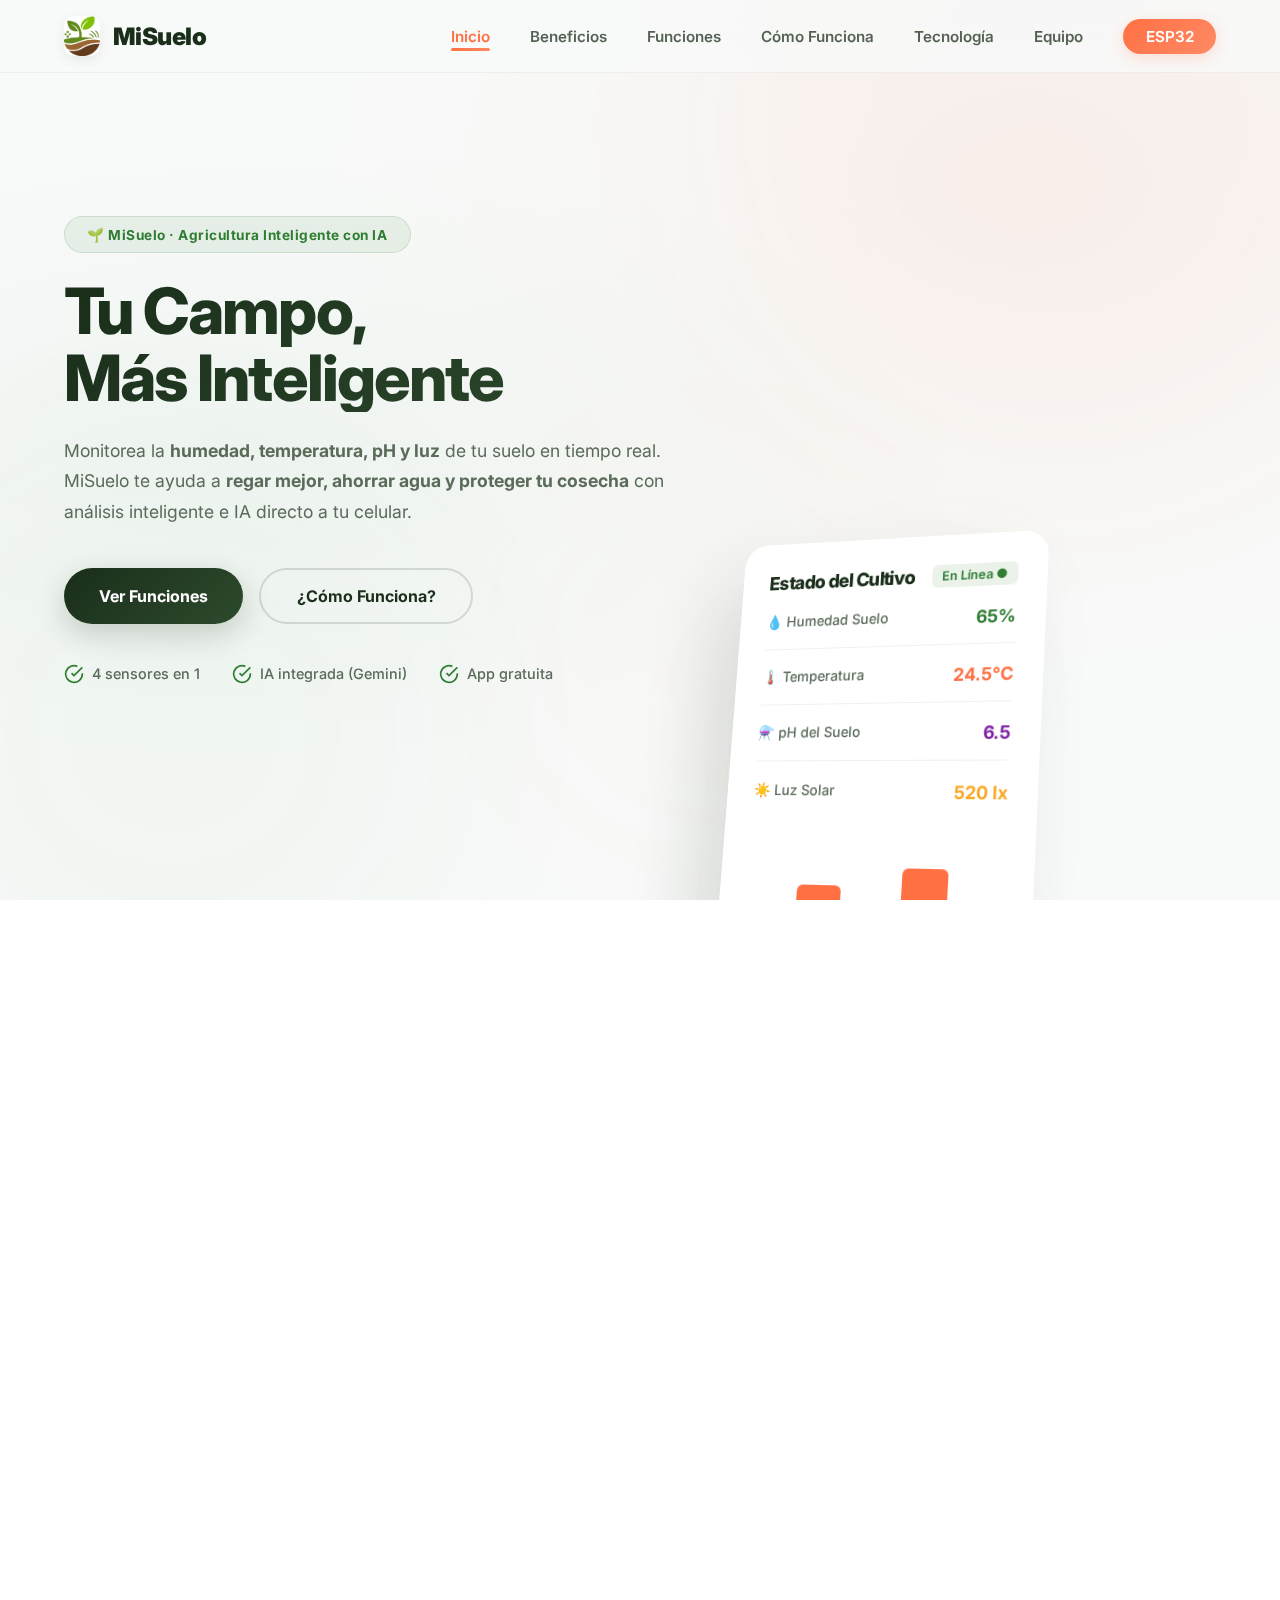
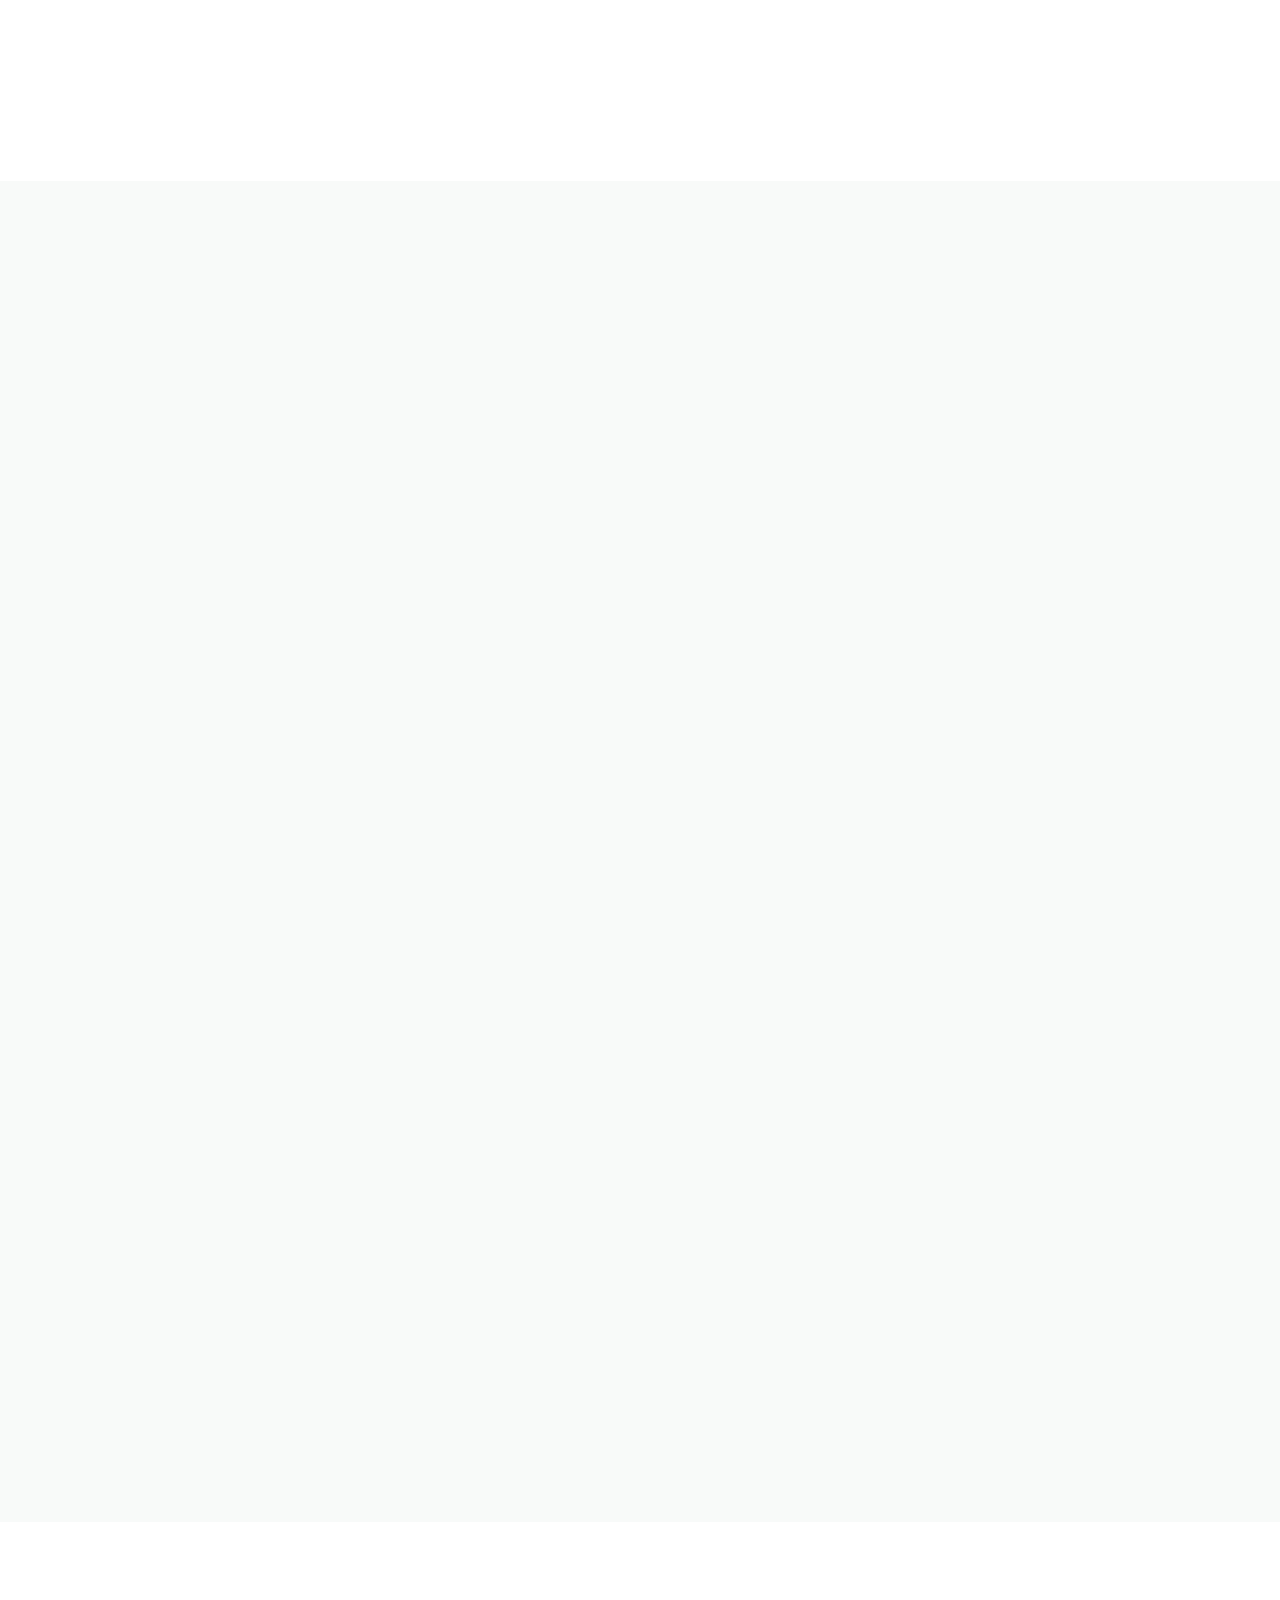
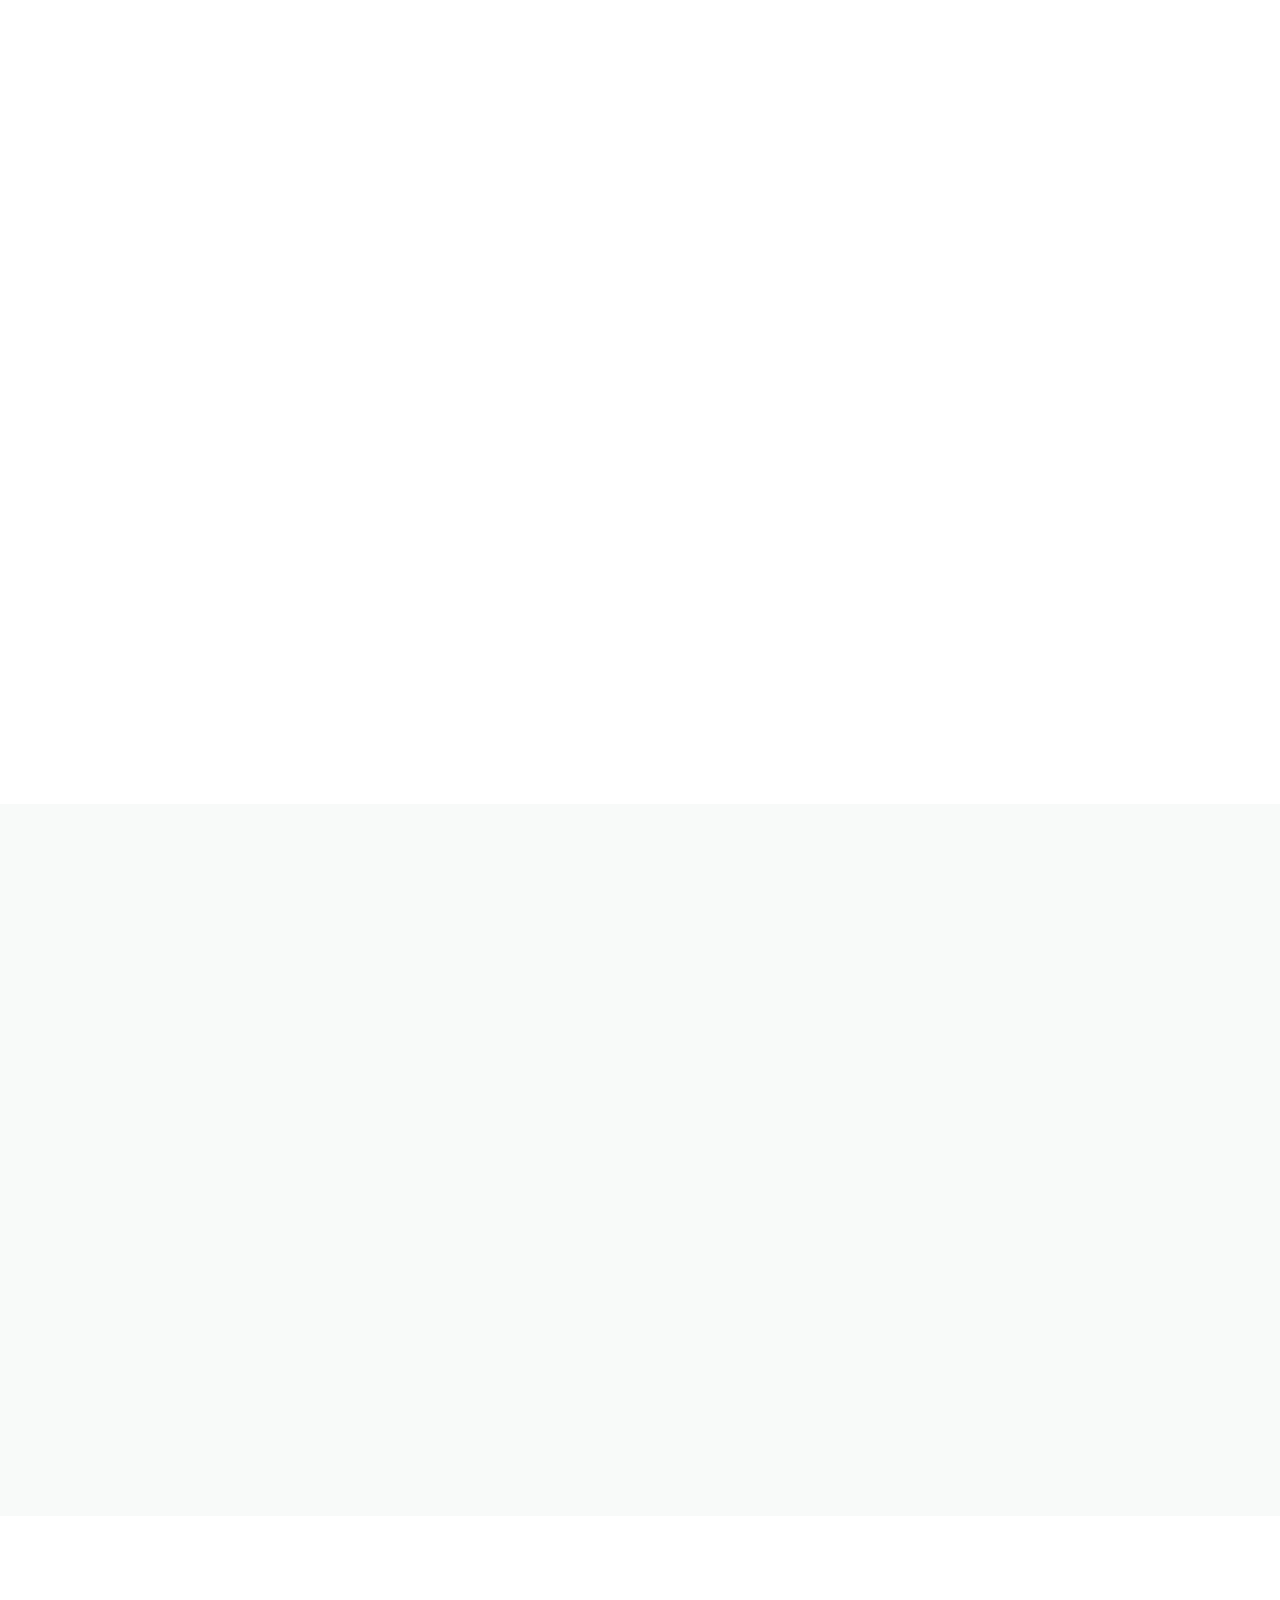
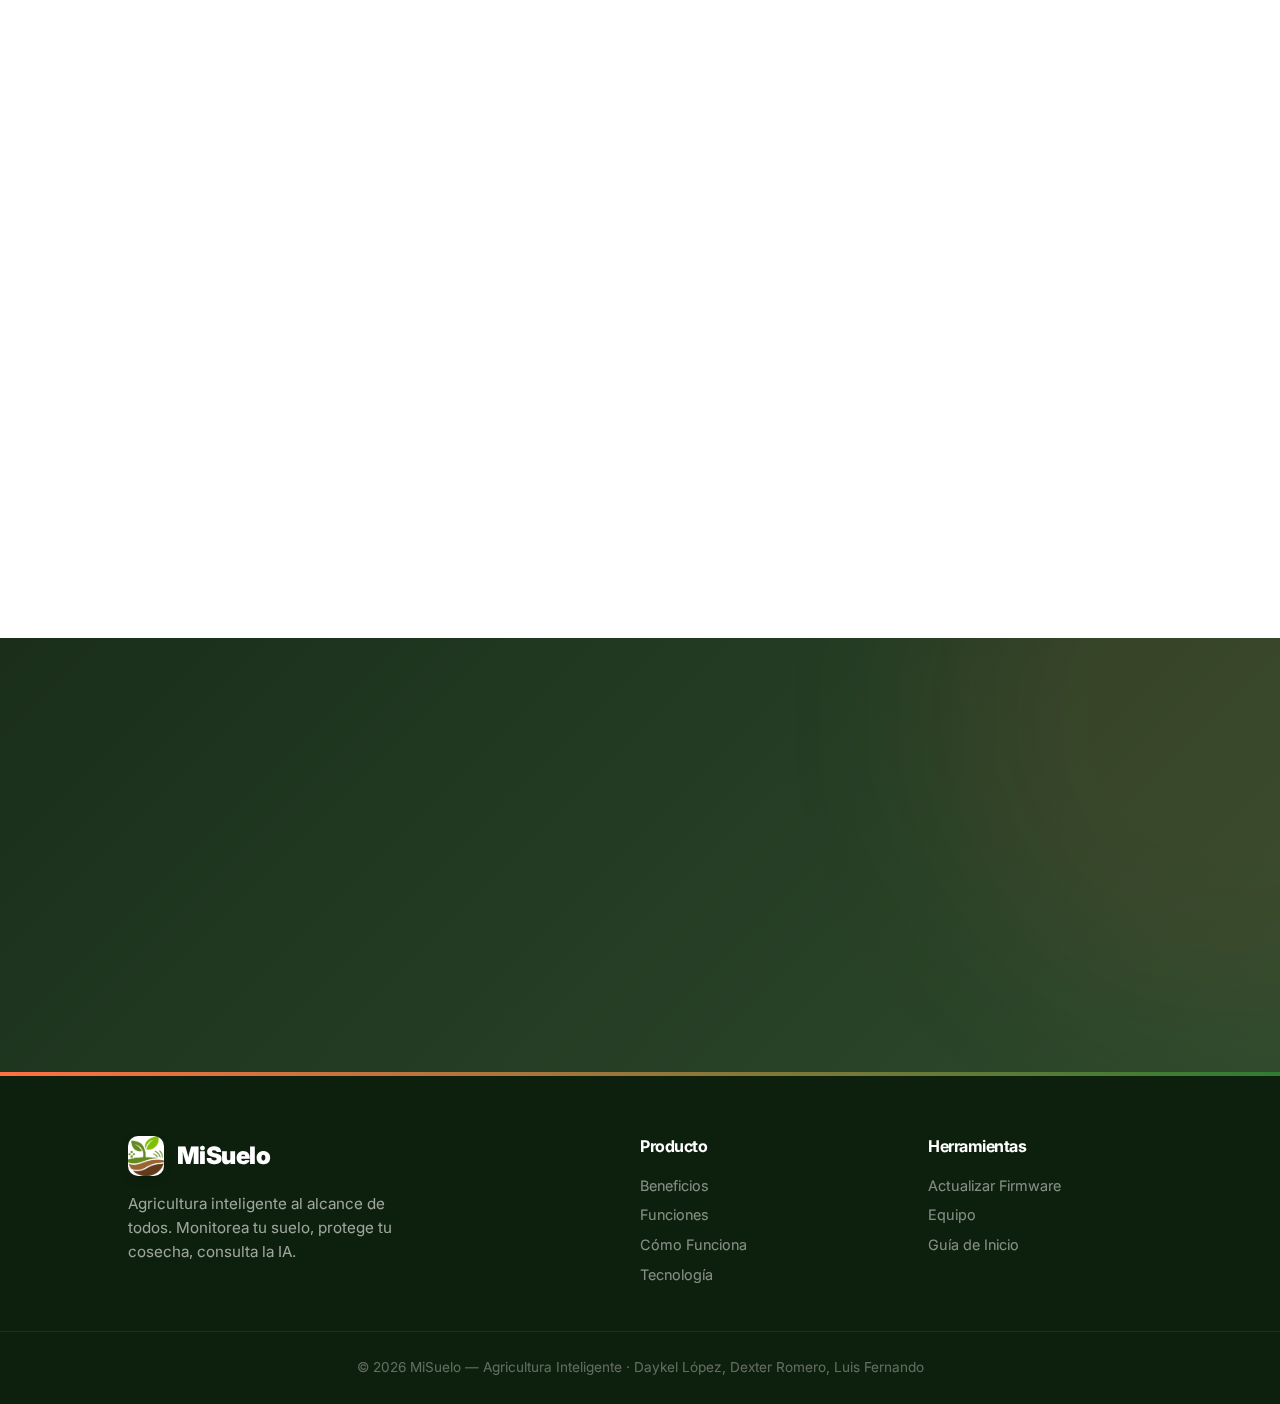
<file: index.html>
<!DOCTYPE html>
<html lang="es">

<head>
    <meta charset="UTF-8">
    <meta name="viewport" content="width=device-width, initial-scale=1.0">
    <title>MiSuelo | Monitoreo Agrícola Inteligente</title>
    <meta name="description"
        content="MiSuelo: el sistema inteligente que monitorea tu suelo en tiempo real. Mide humedad, temperatura, pH y luz. Ahorra agua, protege tus cultivos y recibe consejos de IA directo a tu celular.">
    <link rel="stylesheet" href="style.css">
    <link href="https://fonts.googleapis.com/css2?family=Inter:wght@400;500;600;700;800;900&display=swap"
        rel="stylesheet">
</head>

<body>

    <header>
        <div class="logo">
            <img src="ICONO.jpg.jpeg" alt="MiSuelo Logo">
            MiSuelo
        </div>
        <nav>
            <ul>
                <li><a href="#hero" class="active">Inicio</a></li>
                <li><a href="#beneficios">Beneficios</a></li>
                <li><a href="#funciones">Funciones</a></li>
                <li><a href="#como-funciona">Cómo Funciona</a></li>
                <li><a href="#producto">Tecnología</a></li>
                <li><a href="#equipo">Equipo</a></li>
                <li><a href="upload.html" class="nav-btn">ESP32</a></li>
            </ul>
        </nav>
        <!-- Mobile hamburger -->
        <button class="mobile-menu-btn" id="mobile-menu-btn" aria-label="Menú">
            <span></span><span></span><span></span>
        </button>
    </header>

    <div class="grid-bg"></div>

    <!-- ═══════════════════ HERO ═══════════════════ -->
    <section id="hero">
        <div class="shape shape-1"></div>
        <div class="shape shape-2"></div>
        <div class="shape shape-3"></div>

        <div class="hero-content reveal active">
            <span class="badge">🌱 MiSuelo · Agricultura Inteligente con IA</span>
            <h1>Tu Campo,<br>Más Inteligente</h1>
            <p>Monitorea la <strong>humedad, temperatura, pH y luz</strong> de tu suelo en tiempo real.
                MiSuelo te ayuda a <strong>regar mejor, ahorrar agua y proteger tu cosecha</strong> con
                análisis inteligente e IA directo a tu celular.</p>

            <div class="cta-group">
                <button class="btn-primary"
                    onclick="document.getElementById('funciones').scrollIntoView({behavior:'smooth'});">
                    Ver Funciones
                </button>
                <button class="btn-secondary"
                    onclick="document.getElementById('como-funciona').scrollIntoView({behavior:'smooth'});">
                    ¿Cómo Funciona?
                </button>
            </div>

            <!-- Trust indicators -->
            <div class="trust-row">
                <div class="trust-item">
                    <svg viewBox="0 0 24 24" width="20" height="20" fill="none" stroke="var(--secondary)"
                        stroke-width="2">
                        <path d="M22 11.08V12a10 10 0 1 1-5.93-9.14" />
                        <polyline points="22 4 12 14.01 9 11.01" />
                    </svg>
                    <span>4 sensores en 1</span>
                </div>
                <div class="trust-item">
                    <svg viewBox="0 0 24 24" width="20" height="20" fill="none" stroke="var(--secondary)"
                        stroke-width="2">
                        <path d="M22 11.08V12a10 10 0 1 1-5.93-9.14" />
                        <polyline points="22 4 12 14.01 9 11.01" />
                    </svg>
                    <span>IA integrada (Gemini)</span>
                </div>
                <div class="trust-item">
                    <svg viewBox="0 0 24 24" width="20" height="20" fill="none" stroke="var(--secondary)"
                        stroke-width="2">
                        <path d="M22 11.08V12a10 10 0 1 1-5.93-9.14" />
                        <polyline points="22 4 12 14.01 9 11.01" />
                    </svg>
                    <span>App gratuita</span>
                </div>
            </div>
        </div>

        <div class="hero-visual reveal active">
            <!-- Background Card for Depth -->
            <div class="iso-card bg-card"></div>

            <!-- Main Interactive Card -->
            <div class="iso-card main-card">
                <div style="display: flex; justify-content: space-between; align-items: center; margin-bottom: 20px;">
                    <h3 style="margin: 0; font-size: 1.2rem;">Estado del Cultivo</h3>
                    <span class="status-badge online">En Línea ●</span>
                </div>

                <div class="data-row">
                    <span class="data-label">💧 Humedad Suelo</span>
                    <span class="data-val secondary" id="val-humidity">65%</span>
                </div>
                <div class="data-row">
                    <span class="data-label">🌡️ Temperatura</span>
                    <span class="data-val primary" id="val-temp">24.5°C</span>
                </div>
                <div class="data-row">
                    <span class="data-label">⚗️ pH del Suelo</span>
                    <span class="data-val" id="val-ph" style="color: #7B1FA2;">6.5</span>
                </div>
                <div class="data-row" style="border: none;">
                    <span class="data-label">☀️ Luz Solar</span>
                    <span class="data-val" id="val-light" style="color: #F9A825;">520 lx</span>
                </div>

                <!-- Animated Chart -->
                <div class="chart-container">
                    <div class="chart-bar active" style="height: 40%;"></div>
                    <div class="chart-bar highlight" style="height: 70%;"></div>
                    <div class="chart-bar active" style="height: 50%;"></div>
                    <div class="chart-bar highlight" style="height: 85%;"></div>
                    <div class="chart-bar active" style="height: 60%;"></div>
                </div>
            </div>
        </div>
    </section>

    <!-- ═══════════════════ BENEFICIOS ═══════════════════ -->
    <section id="beneficios">
        <div class="section-header reveal">
            <h2>¿Por qué MiSuelo?</h2>
            <p class="section-subtitle">Beneficios reales para agricultores</p>
        </div>

        <div class="grid-3 reveal">
            <div class="stat-card">
                <div class="icon-box" style="background: rgba(30, 136, 229, 0.1);">
                    <svg viewBox="0 0 24 24" width="40" height="40" fill="none" stroke="#1E88E5" stroke-width="2"
                        stroke-linecap="round" stroke-linejoin="round">
                        <path d="M12 2.69l5.66 5.66a8 8 0 1 1-11.31 0z" />
                    </svg>
                </div>
                <span class="stat-number" data-target="40" data-suffix="%">0%</span>
                <h3 class="stat-title">Ahorro de Agua</h3>
                <p>Riega solo cuando tu suelo realmente lo necesita. La app te dice cuánta agua usar y cuándo aplicarla.
                </p>
            </div>

            <div class="stat-card">
                <div class="icon-box" style="background: rgba(67, 160, 71, 0.1);">
                    <svg viewBox="0 0 24 24" width="40" height="40" fill="none" stroke="var(--secondary)"
                        stroke-width="2" stroke-linecap="round" stroke-linejoin="round">
                        <path d="M12 22s8-4 8-10V5l-8-3-8 3v7c0 6 8 10 8 10z" />
                    </svg>
                </div>
                <span class="stat-number" data-target="4" data-suffix=" métricas">0</span>
                <h3 class="stat-title">Monitoreo Completo</h3>
                <p>Humedad, temperatura, pH del suelo e intensidad de luz. Todo lo que necesitas en una sola lectura.
                </p>
            </div>

            <div class="stat-card">
                <div class="icon-box" style="background: rgba(255, 112, 67, 0.1);">
                    <svg viewBox="0 0 24 24" width="40" height="40" fill="none" stroke="var(--primary)" stroke-width="2"
                        stroke-linecap="round" stroke-linejoin="round">
                        <polyline points="22 12 18 12 15 21 9 3 6 12 2 12" />
                    </svg>
                </div>
                <span class="stat-number" data-target="100" data-suffix="%">0%</span>
                <h3 class="stat-title">Datos en Tiempo Real</h3>
                <p>Información precisa al instante vía Bluetooth en tu celular. Sin internet, sin costos extra.</p>
            </div>
        </div>
    </section>

    <!-- ═══════════════════ FUNCIONES DE LA APP ═══════════════════ -->
    <section id="funciones">
        <div class="section-header reveal">
            <h2>Todo lo que hace MiSuelo</h2>
            <p class="section-subtitle">Una app completa para el agricultor moderno</p>
        </div>

        <div class="features-grid reveal">
            <div class="feature-card">
                <div class="feature-icon">📡</div>
                <h4>Escaneo BLE</h4>
                <p>Conecta tu sensor ESP32 vía Bluetooth y lee humedad, temperatura, pH y luz con un solo toque.</p>
            </div>
            <div class="feature-card">
                <div class="feature-icon">📊</div>
                <h4>Historial Visual</h4>
                <p>Gráficas individuales por métrica. Visualiza las tendencias y mejoras de tu suelo a lo largo del
                    tiempo.</p>
            </div>
            <div class="feature-card">
                <div class="feature-icon">🔔</div>
                <h4>Alertas Automáticas</h4>
                <p>Recibe alertas cuando la humedad, temperatura o pH estén fuera del rango ideal para tu cultivo.</p>
            </div>
            <div class="feature-card">
                <div class="feature-icon">🔬</div>
                <h4>Análisis Inteligente</h4>
                <p>Predicciones de riego, plan de acción con cuánta agua usar, cuándo regar y estado general del
                    cultivo.</p>
            </div>
            <div class="feature-card">
                <div class="feature-icon">🤖</div>
                <h4>Chat con IA (Gemini)</h4>
                <p>Pregúntale a la IA sobre tu cultivo. Adjunta datos del sensor o fotos y recibe consejos
                    personalizados.</p>
            </div>
            <div class="feature-card">
                <div class="feature-icon">🌾</div>
                <h4>Multi-Cultivo</h4>
                <p>Gestiona varios cultivos con sus propios umbrales. Arroz, frijol, tomate, maíz y chiltoma
                    preconfigurados.</p>
            </div>
            <div class="feature-card">
                <div class="feature-icon">💾</div>
                <h4>Respaldo y Restauración</h4>
                <p>Exporta toda tu base de datos a un archivo JSON e impórtala en otro dispositivo sin perder nada.</p>
            </div>
            <div class="feature-card">
                <div class="feature-icon">🔄</div>
                <h4>Actualización OTA</h4>
                <p>Actualiza el firmware de tu sensor ESP32 desde el navegador web sin necesidad de programar.</p>
            </div>
        </div>
    </section>

    <!-- ═══════════════════ CÓMO FUNCIONA ═══════════════════ -->
    <section id="como-funciona">
        <div class="section-header reveal">
            <h2>¿Cómo Funciona?</h2>
            <p class="section-subtitle">Cuatro pasos simples para un campo más inteligente</p>
        </div>

        <div class="flow-container reveal">
            <div class="flow-steps">
                <div class="flow-item">
                    <div class="flow-icon-wrapper">
                        <span class="flow-step-number">1</span>
                        <svg width="32" height="32" viewBox="0 0 24 24" fill="none" stroke="currentColor"
                            stroke-width="2">
                            <path
                                d="M21 16V8a2 2 0 0 0-1-1.73l-7-4a2 2 0 0 0-2 0l-7 4A2 2 0 0 0 3 8v8a2 2 0 0 0 1 1.73l7 4a2 2 0 0 0 2 0l7-4A2 2 0 0 0 21 16z" />
                        </svg>
                    </div>
                    <h4>Arma tu Sensor</h4>
                    <p>Ensambla el ESP32 con los sensores de humedad, temperatura, pH y luz. Cárgale el firmware desde
                        esta web.</p>
                </div>
                <div class="flow-item">
                    <div class="flow-icon-wrapper">
                        <span class="flow-step-number">2</span>
                        <svg width="32" height="32" viewBox="0 0 24 24" fill="none" stroke="currentColor"
                            stroke-width="2">
                            <rect x="5" y="2" width="14" height="20" rx="2" ry="2" />
                            <line x1="12" y1="18" x2="12.01" y2="18" />
                        </svg>
                    </div>
                    <h4>Instala la App</h4>
                    <p>Descarga MiSuelo en tu celular Android, crea tus cultivos y configura los umbrales ideales.</p>
                </div>
                <div class="flow-item">
                    <div class="flow-icon-wrapper">
                        <span class="flow-step-number">3</span>
                        <svg width="32" height="32" viewBox="0 0 24 24" fill="none" stroke="currentColor"
                            stroke-width="2">
                            <path d="M5 12.55a11 11 0 0 1 14.08 0" />
                            <path d="M1.42 9a16 16 0 0 1 21.16 0" />
                            <path d="M8.53 16.11a6 6 0 0 1 6.95 0" />
                            <circle cx="12" cy="20" r="1" />
                        </svg>
                    </div>
                    <h4>Conecta por Bluetooth</h4>
                    <p>Acerca el celular al sensor, conéctate vía BLE y escanea tu suelo. Los datos llegan al instante.
                    </p>
                </div>
                <div class="flow-item">
                    <div class="flow-icon-wrapper">
                        <span class="flow-step-number">4</span>
                        <svg width="32" height="32" viewBox="0 0 24 24" fill="none" stroke="currentColor"
                            stroke-width="2">
                            <polyline points="22 12 18 12 15 21 9 3 6 12 2 12" />
                        </svg>
                    </div>
                    <h4>Analiza y Decide</h4>
                    <p>Revisa tus datos, recibe alertas, consulta la IA y toma decisiones inteligentes para tu cosecha.
                    </p>
                </div>
            </div>
        </div>
    </section>

    <!-- ═══════════════════ PRODUCTO / TECNOLOGÍA ═══════════════════ -->
    <section id="producto">
        <div class="section-header reveal">
            <h2>Tecnología que Impulsa tu Campo</h2>
            <p class="section-subtitle">Componentes de calidad diseñados para el entorno agrícola</p>
        </div>

        <div class="tech-container reveal">
            <div class="tech-pill">
                <svg viewBox="0 0 24 24" fill="none" stroke="currentColor" stroke-linecap="round"
                    stroke-linejoin="round">
                    <rect x="4" y="4" width="16" height="16" rx="2" />
                    <path d="M9 9h6M9 13h6M9 17h6" />
                </svg>
                Microcontrolador ESP32
            </div>
            <div class="tech-pill">
                <svg viewBox="0 0 24 24" fill="none" stroke="currentColor" stroke-linecap="round"
                    stroke-linejoin="round">
                    <path d="M5 12.55a11 11 0 0 1 14.08 0" />
                    <path d="M1.42 9a16 16 0 0 1 21.16 0" />
                    <path d="M8.53 16.11a6 6 0 0 1 6.95 0" />
                    <line x1="12" y1="20" x2="12" y2="20" />
                </svg>
                Bluetooth Low Energy
            </div>
            <div class="tech-pill">
                <svg viewBox="0 0 24 24" fill="none" stroke="currentColor" stroke-linecap="round"
                    stroke-linejoin="round">
                    <path d="M12 2.69l5.66 5.66a8 8 0 1 1-11.31 0z" />
                </svg>
                Sensor de Humedad
            </div>
            <div class="tech-pill">
                <svg viewBox="0 0 24 24" fill="none" stroke="currentColor" stroke-linecap="round"
                    stroke-linejoin="round">
                    <path d="M14 14.76V3.5a2.5 2.5 0 0 0-5 0v11.26a4.5 4.5 0 1 0 5 0z" />
                </svg>
                Sensor de Temperatura
            </div>
            <div class="tech-pill">
                <svg viewBox="0 0 24 24" fill="none" stroke="currentColor" stroke-linecap="round"
                    stroke-linejoin="round">
                    <path d="M3 3l7.07 16.97 2.51-7.39 7.39-2.51L3 3z" />
                </svg>
                Sensor de pH
            </div>
            <div class="tech-pill">
                <svg viewBox="0 0 24 24" fill="none" stroke="currentColor" stroke-linecap="round"
                    stroke-linejoin="round">
                    <circle cx="12" cy="12" r="5" />
                    <line x1="12" y1="1" x2="12" y2="3" />
                    <line x1="12" y1="21" x2="12" y2="23" />
                    <line x1="4.22" y1="4.22" x2="5.64" y2="5.64" />
                    <line x1="18.36" y1="18.36" x2="19.78" y2="19.78" />
                    <line x1="1" y1="12" x2="3" y2="12" />
                    <line x1="21" y1="12" x2="23" y2="12" />
                    <line x1="4.22" y1="19.78" x2="5.64" y2="18.36" />
                    <line x1="18.36" y1="5.64" x2="19.78" y2="4.22" />
                </svg>
                Sensor de Luz (LDR)
            </div>
            <div class="tech-pill">
                <svg viewBox="0 0 24 24" fill="none" stroke="currentColor" stroke-linecap="round"
                    stroke-linejoin="round">
                    <rect x="5" y="2" width="14" height="20" rx="2" ry="2" />
                    <line x1="12" y1="18" x2="12.01" y2="18" />
                </svg>
                App Android (Kotlin)
            </div>
            <div class="tech-pill">
                <svg viewBox="0 0 24 24" fill="none" stroke="currentColor" stroke-linecap="round"
                    stroke-linejoin="round">
                    <circle cx="12" cy="12" r="10" />
                    <path d="M9.09 9a3 3 0 0 1 5.83 1c0 2-3 3-3 3" />
                    <line x1="12" y1="17" x2="12.01" y2="17" />
                </svg>
                Gemini AI (Google)
            </div>
        </div>
    </section>

    <!-- ═══════════════════ EQUIPO ═══════════════════ -->
    <section id="equipo">
        <div class="section-header reveal">
            <h2>Nuestro Equipo</h2>
            <p class="section-subtitle">Los creadores detrás de MiSuelo</p>
        </div>

        <div class="grid-3 reveal">
            <div class="stat-card" style="padding: 2.5rem 2rem;">
                <div class="feature-icon">👨‍💻</div>
                <h3 class="stat-title">Donny Sandoval</h3>
                <p style="font-size: 0.95rem;">Desarrollo de la aplicación móvil Android y la integración con el sensor
                    ESP32.</p>
            </div>
            <div class="stat-card" style="padding: 2.5rem 2rem;">
                <div class="feature-icon">👨‍🔧</div>
                <h3 class="stat-title">Bryan</h3>
                <p style="font-size: 0.95rem;">Diseño, investigacion y ensamblaje del circuito ESP32 con los sensores de suelo.</p>
            </div>
            <div class="stat-card" style="padding: 2.5rem 2rem;">
                <div class="feature-icon">👨‍🔬</div>
                <h3 class="stat-title">Baneliz</h3>
                <p style="font-size: 0.95rem;">Investigación agronómica y validación de rangos ideales por tipo de
                    cultivo.</p>
            </div>
        </div>
    </section>

    <!-- ═══════════════════ CTA FINAL ═══════════════════ -->
    <section id="cta-final" class="cta-section">
        <div class="cta-content reveal">
            <h2>¿Listo para un Campo más Inteligente?</h2>
            <p>Empieza a monitorear tu suelo hoy. Arma tu sensor, instala la app y deja que la tecnología trabaje para
                ti.</p>
            <div class="cta-group" style="justify-content: center;">
                <button class="btn-primary btn-glow"
                    onclick="document.getElementById('como-funciona').scrollIntoView({behavior:'smooth'});">
                    Comenzar Ahora
                </button>
                <button class="btn-secondary" style="border-color: rgba(255,255,255,0.3); color: white;"
                    onclick="window.location.href='upload.html';">
                    Actualizar Sensor
                </button>
            </div>
        </div>
    </section>

    <!-- ═══════════════════ FOOTER ═══════════════════ -->
    <footer>
        <div class="footer-content">
            <div class="footer-brand">
                <div class="logo" style="color: white; margin-bottom: 1rem;">
                    <img src="ICONO.jpg.jpeg" alt="MiSuelo Logo">
                    MiSuelo
                </div>
                <p style="color: rgba(255,255,255,0.6); max-width: 300px;">Agricultura inteligente al alcance de todos.
                    Monitorea tu suelo, protege tu cosecha, consulta la IA.</p>
            </div>
            <div class="footer-links">
                <h4>Producto</h4>
                <a href="#beneficios">Beneficios</a>
                <a href="#funciones">Funciones</a>
                <a href="#como-funciona">Cómo Funciona</a>
                <a href="#producto">Tecnología</a>
            </div>
            <div class="footer-links">
                <h4>Herramientas</h4>
                <a href="upload.html">Actualizar Firmware</a>
                <a href="#equipo">Equipo</a>
                <a href="#como-funciona">Guía de Inicio</a>
            </div>
        </div>
        <div class="footer-bottom">
            <p>&copy; 2026 MiSuelo — Agricultura Inteligente · Daykel López, Dexter Romero, Luis Fernando</p>
        </div>
    </footer>

    <script src="script-index.js"></script>
</body>


</html>
</file>
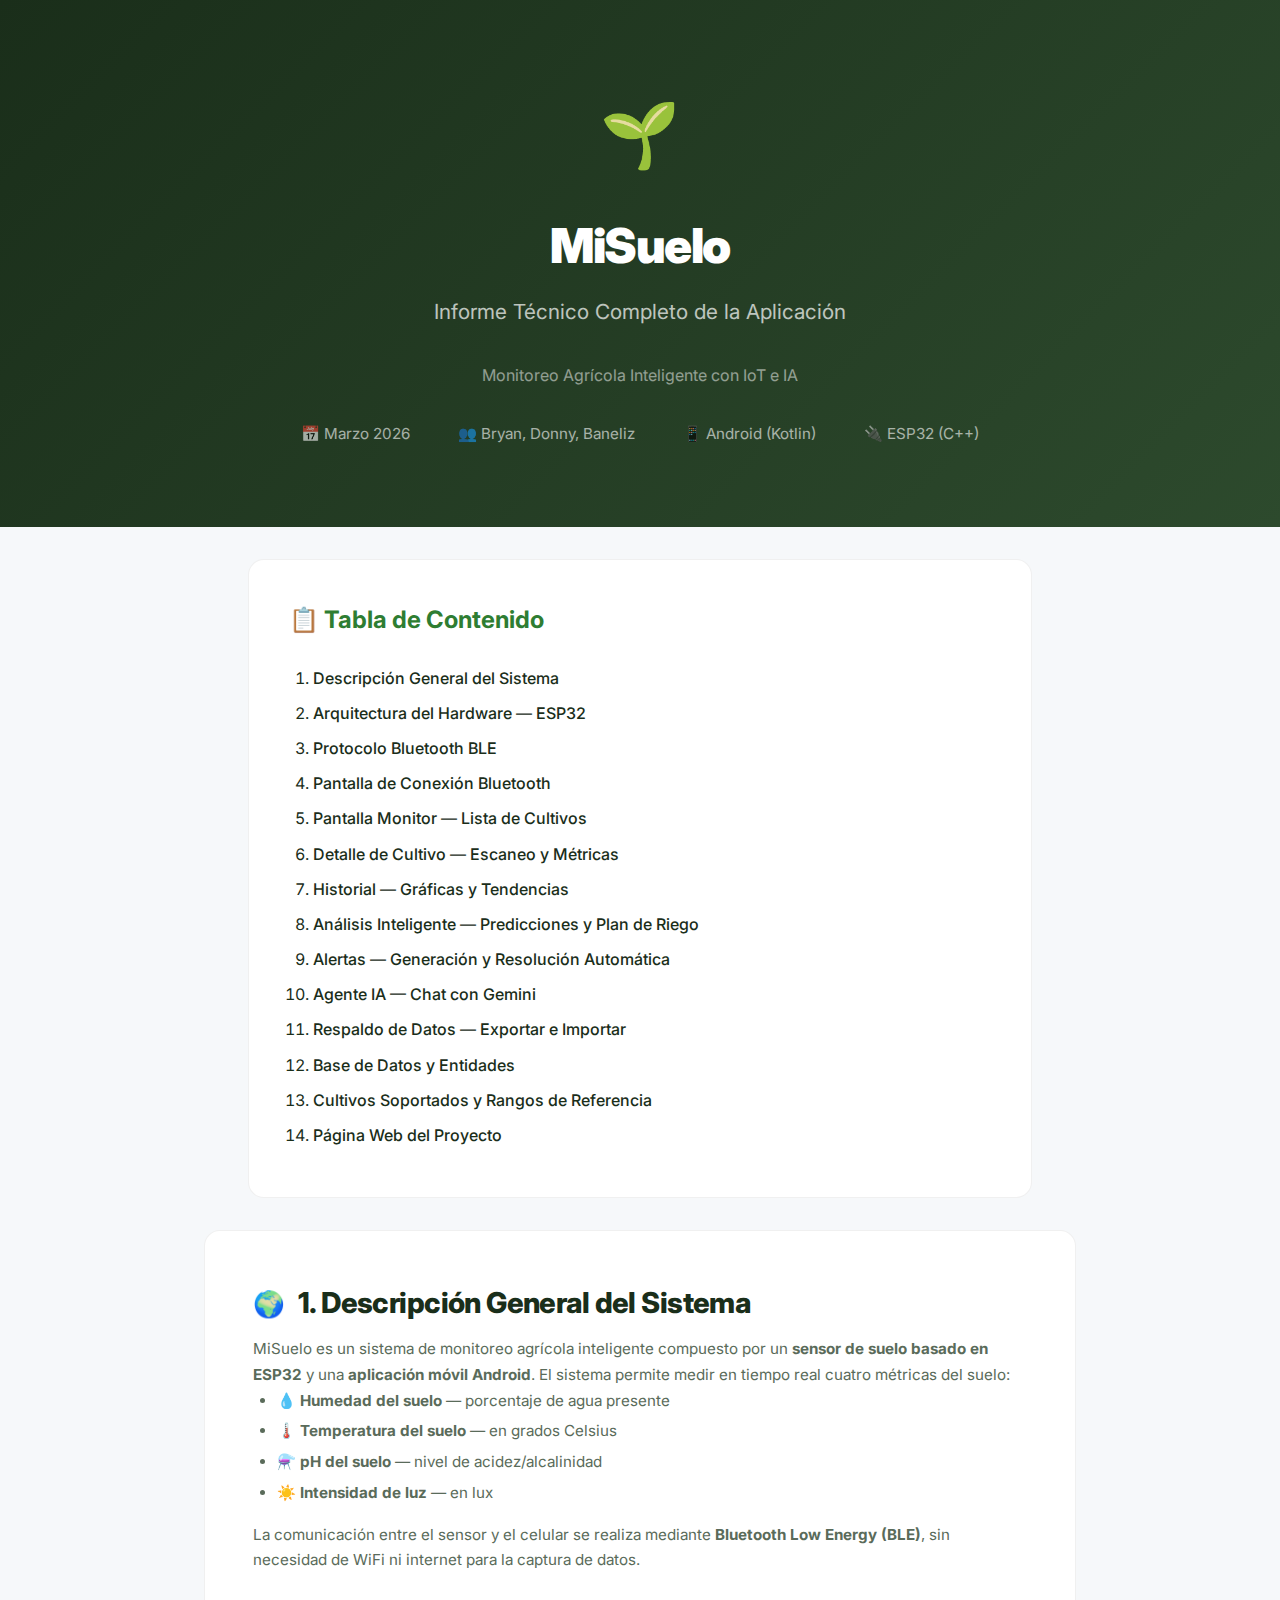
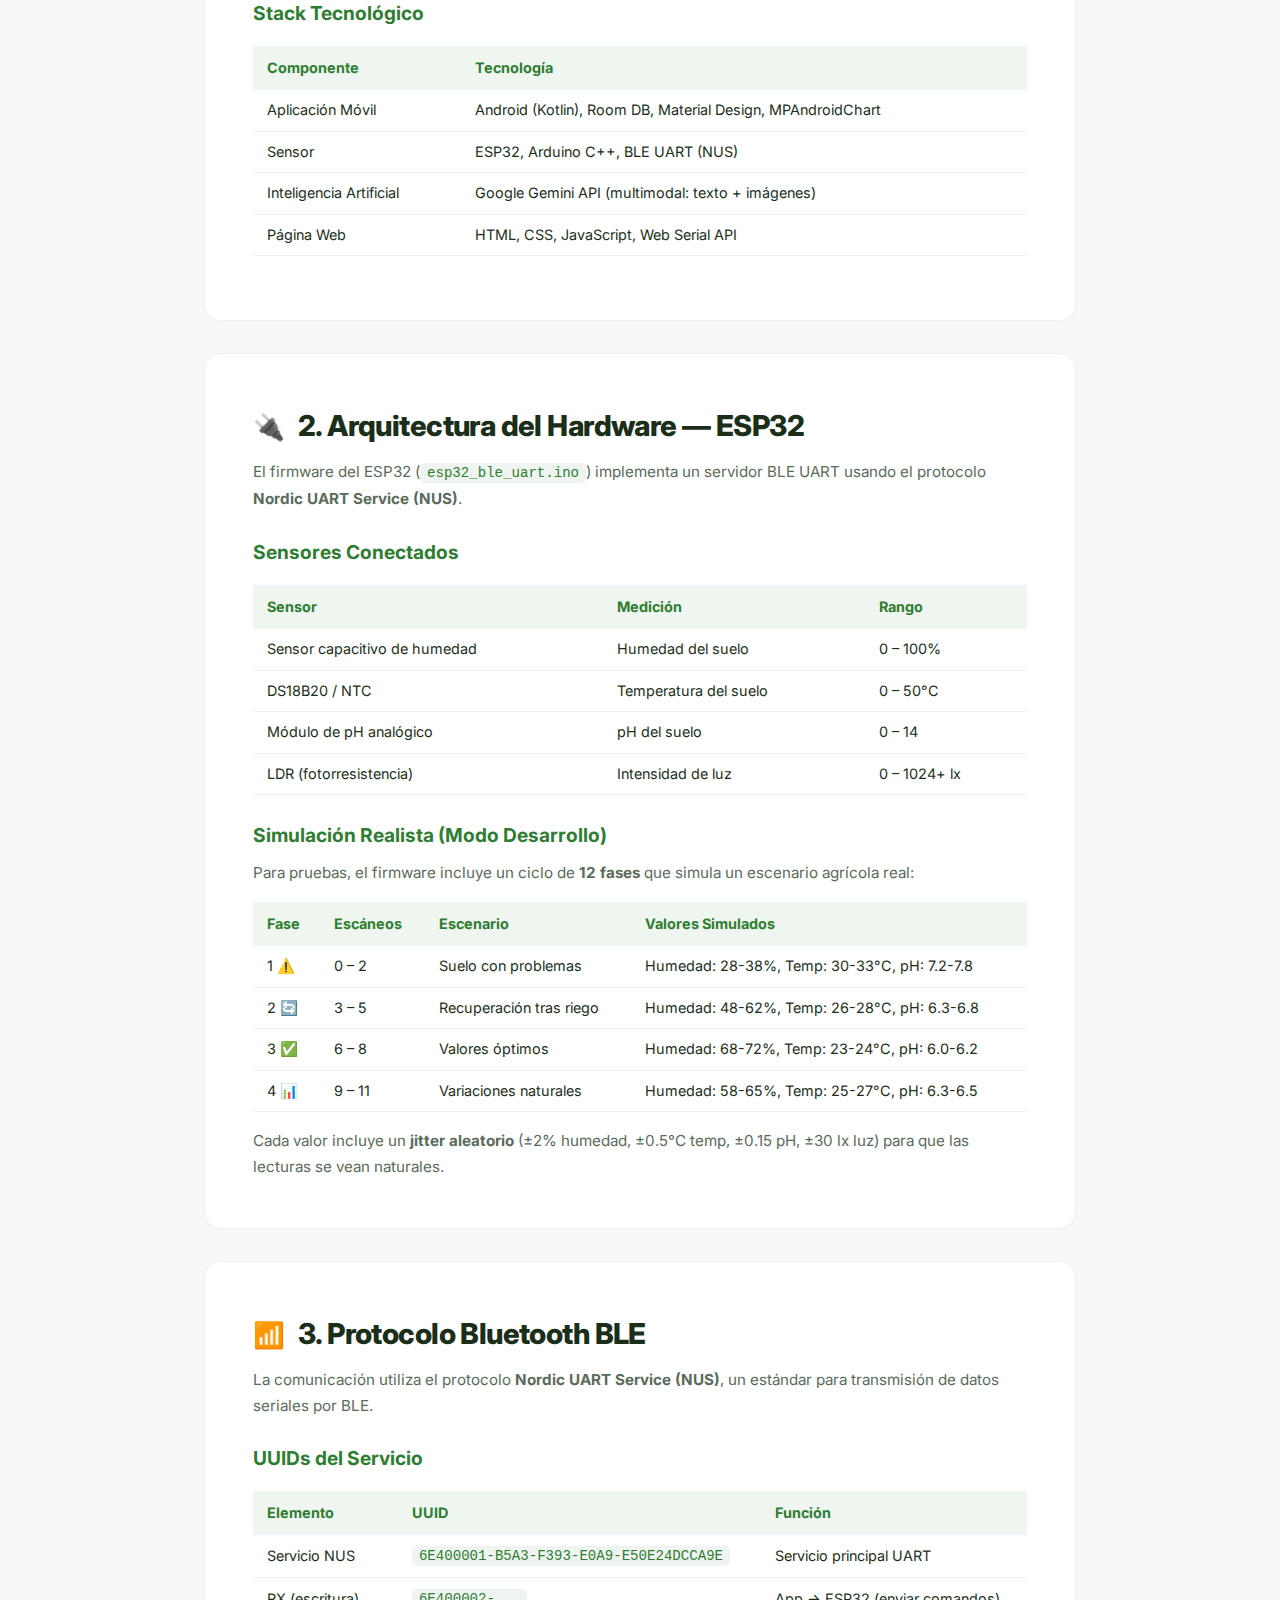
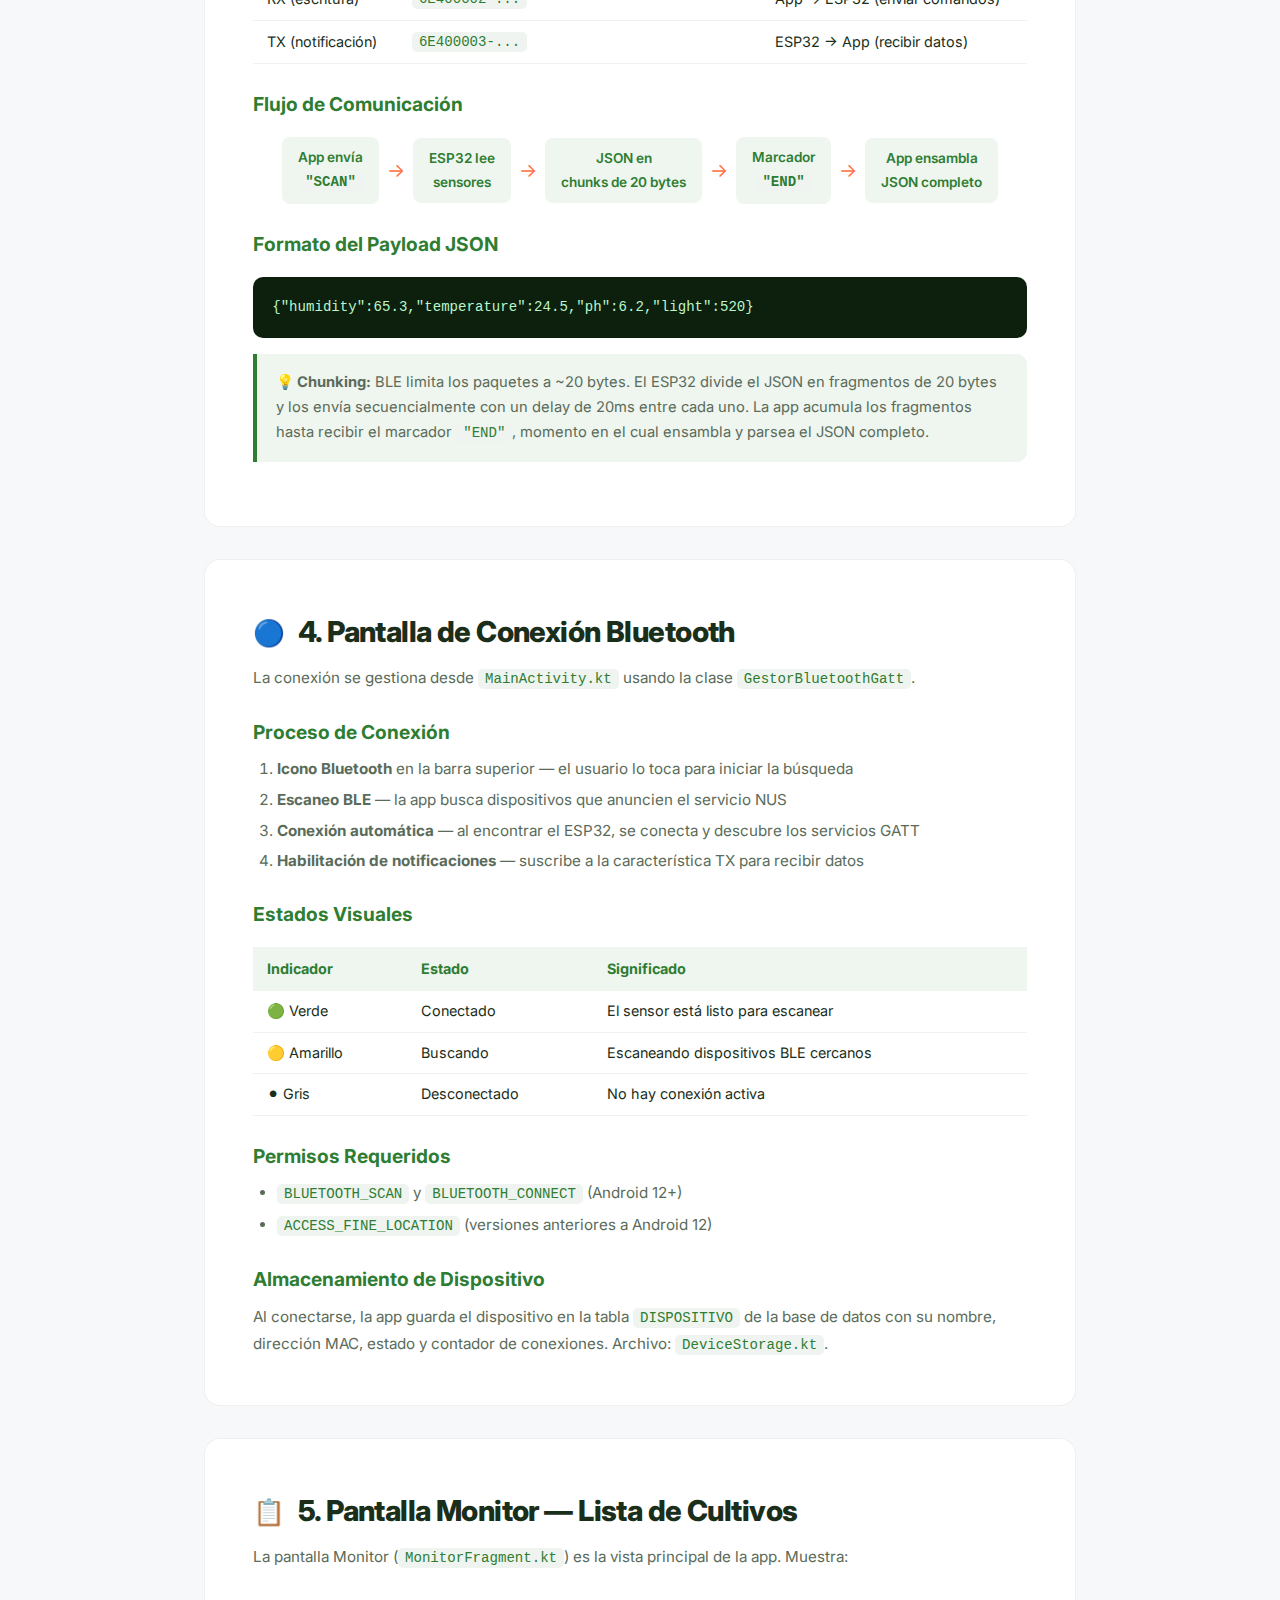
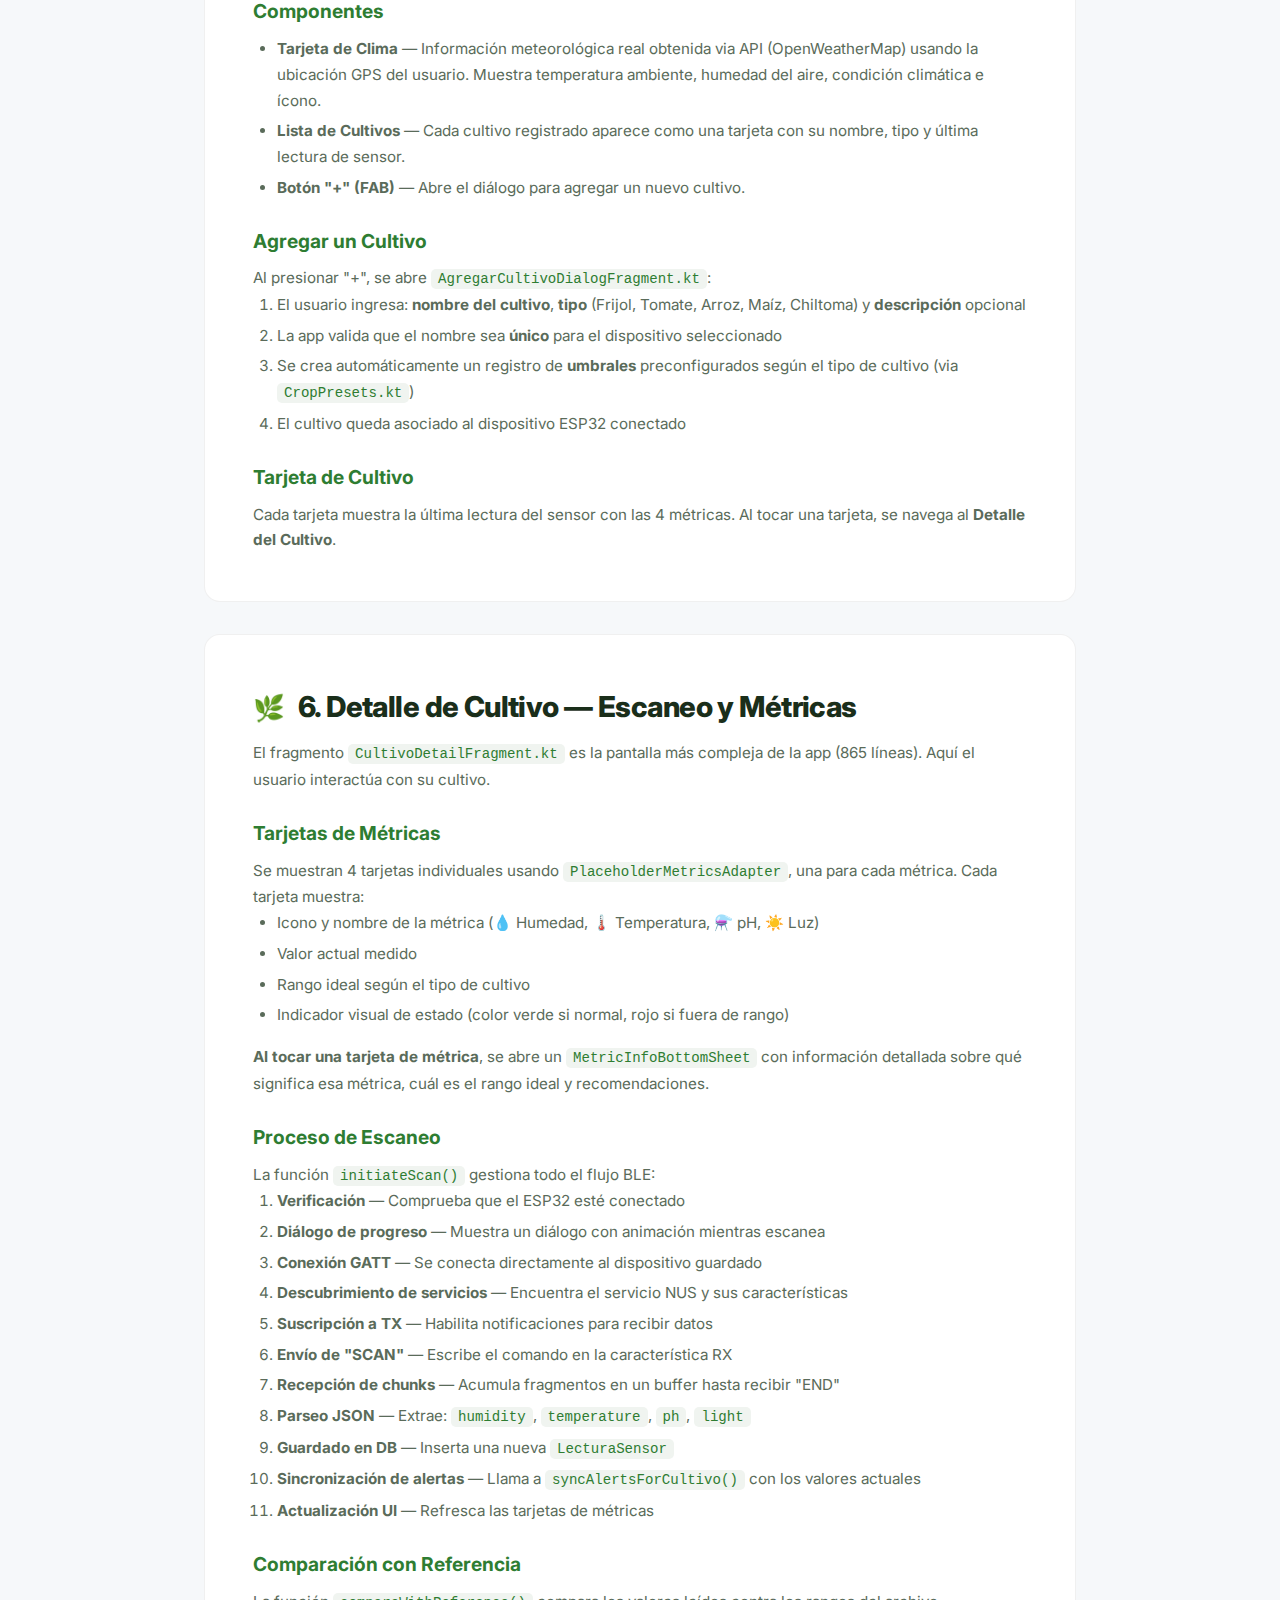
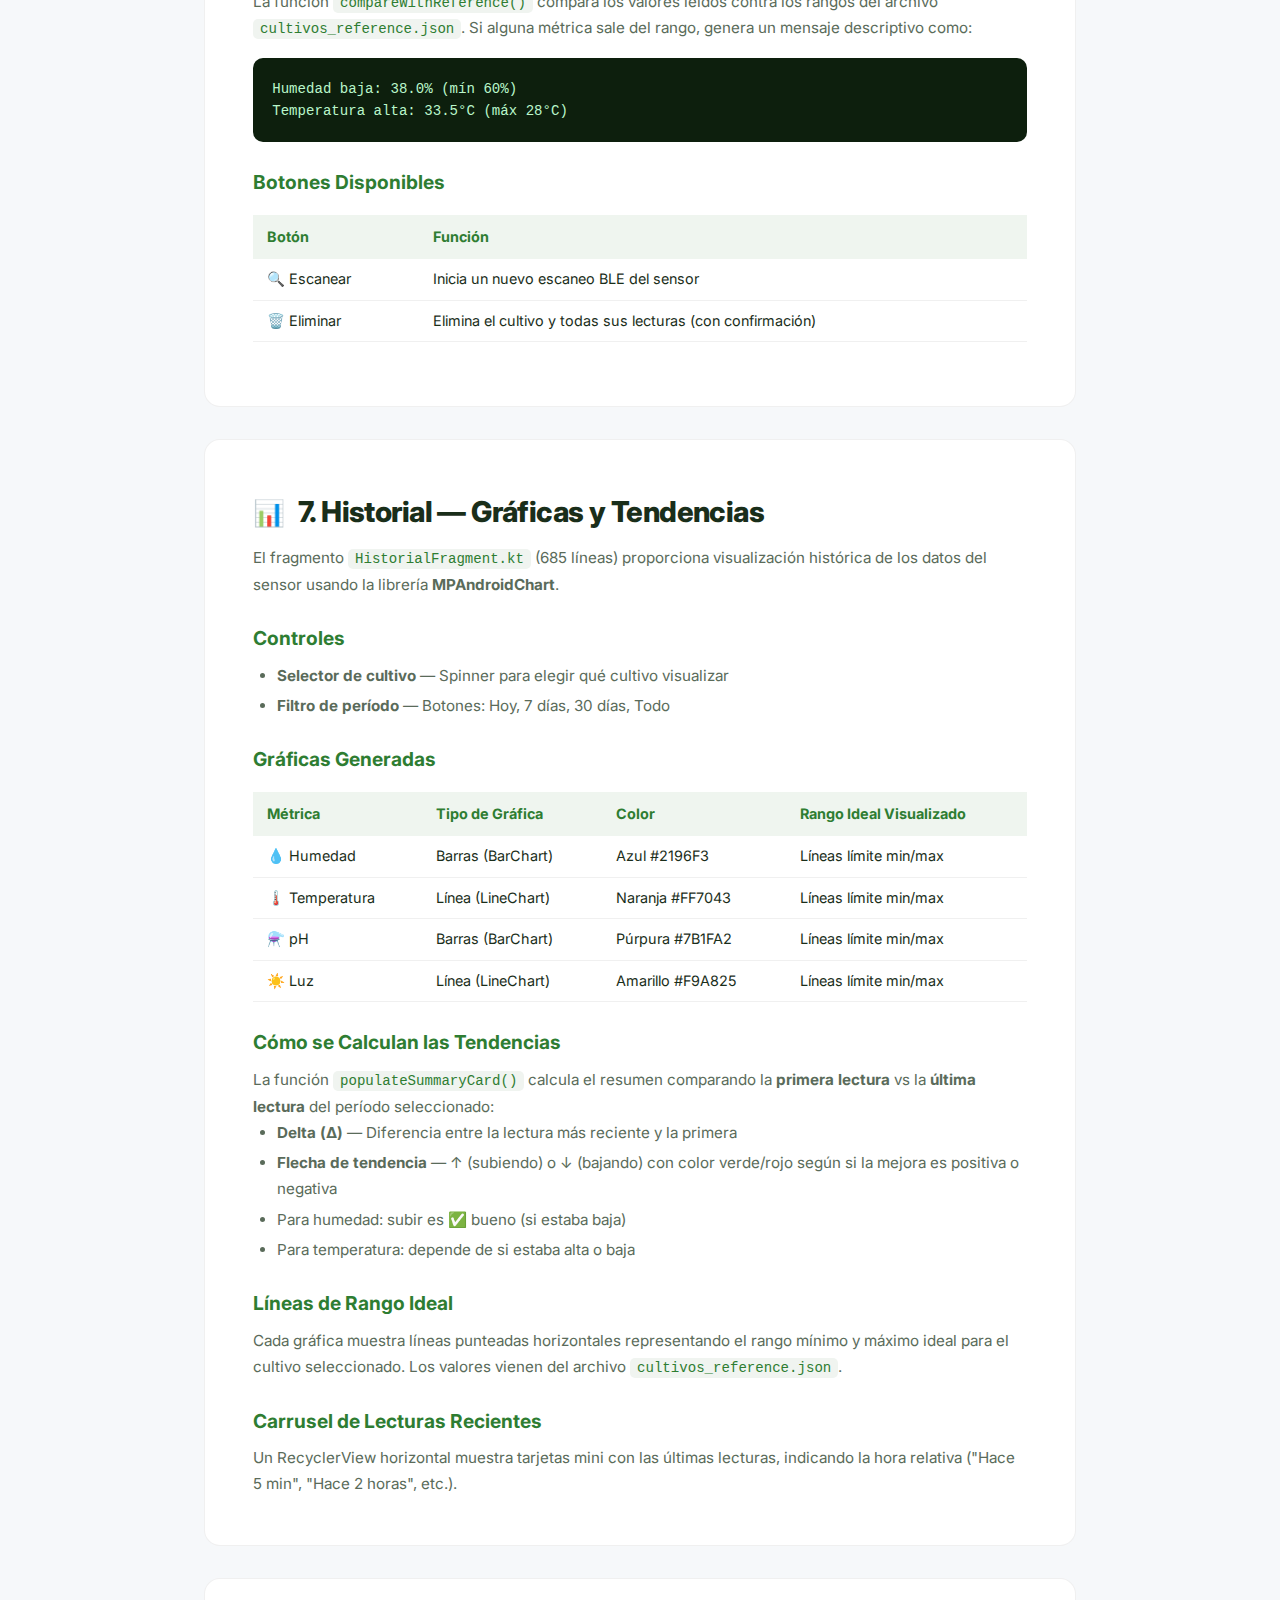
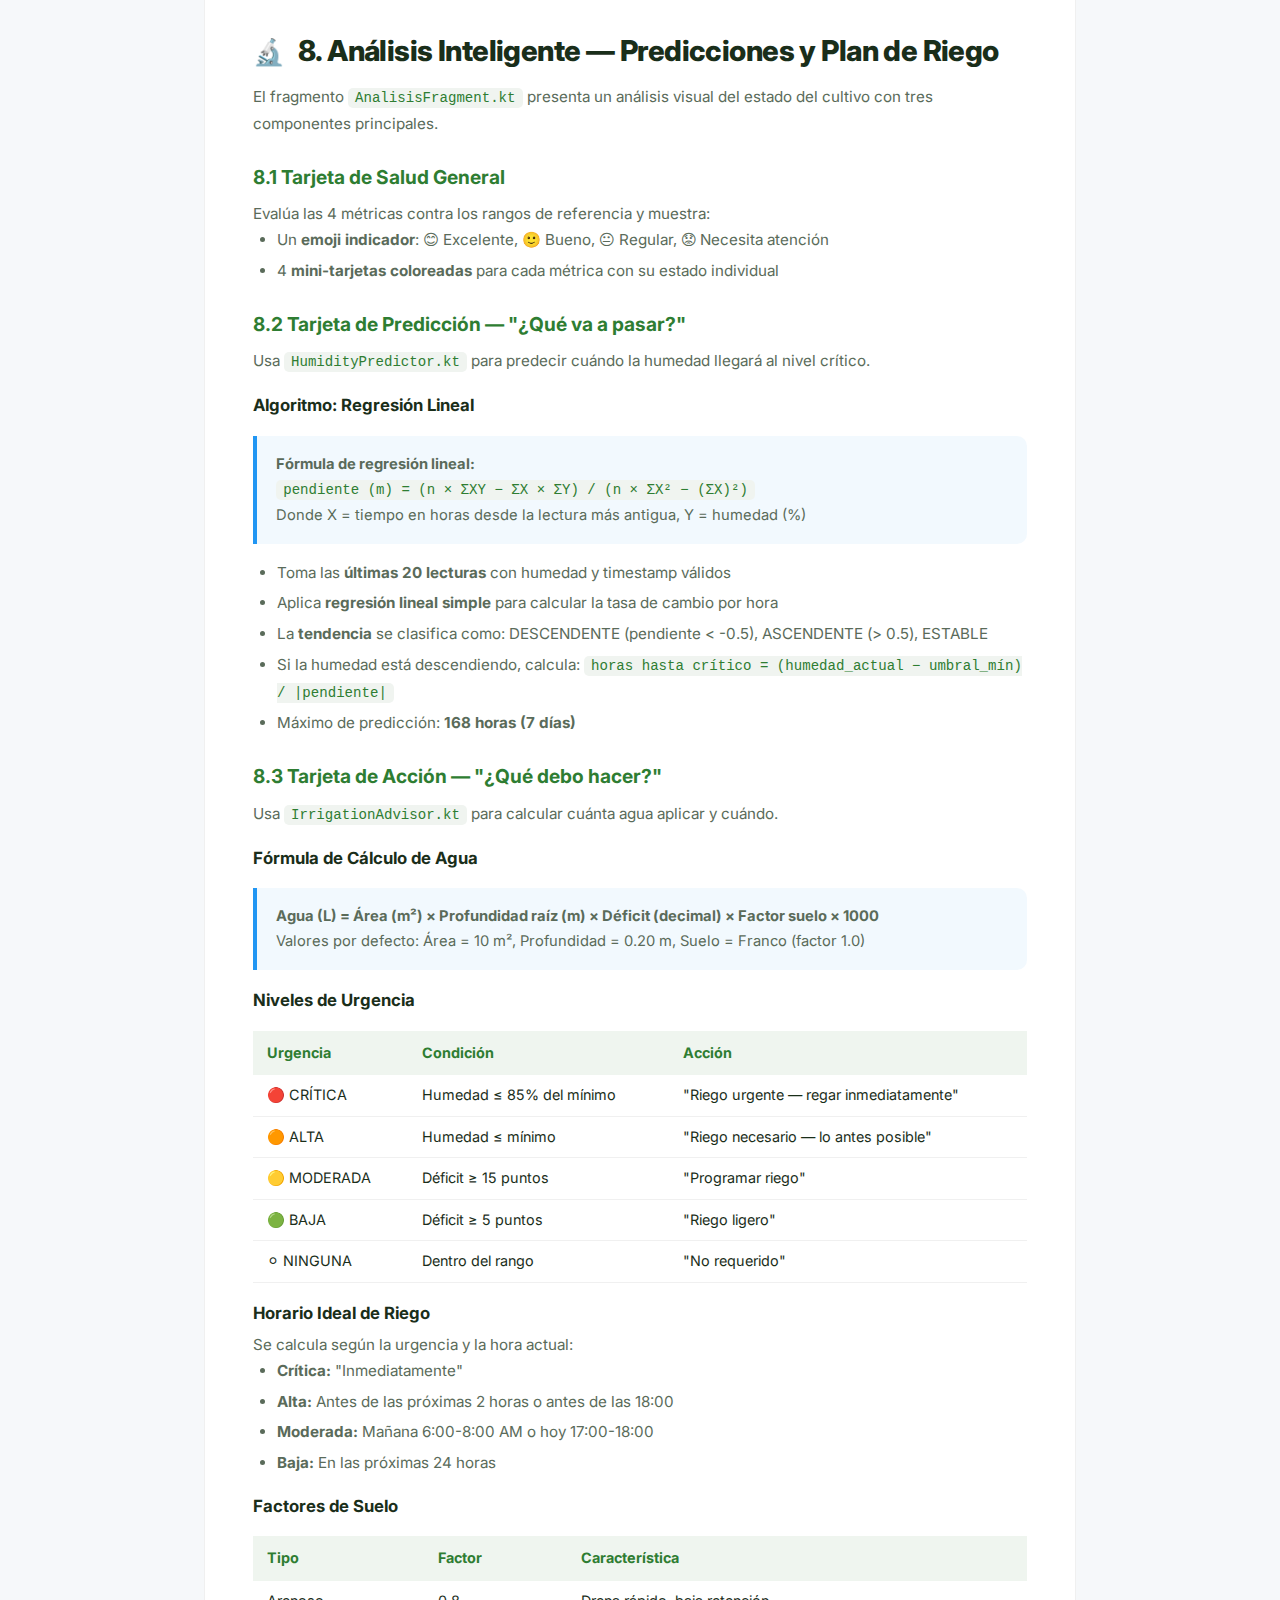
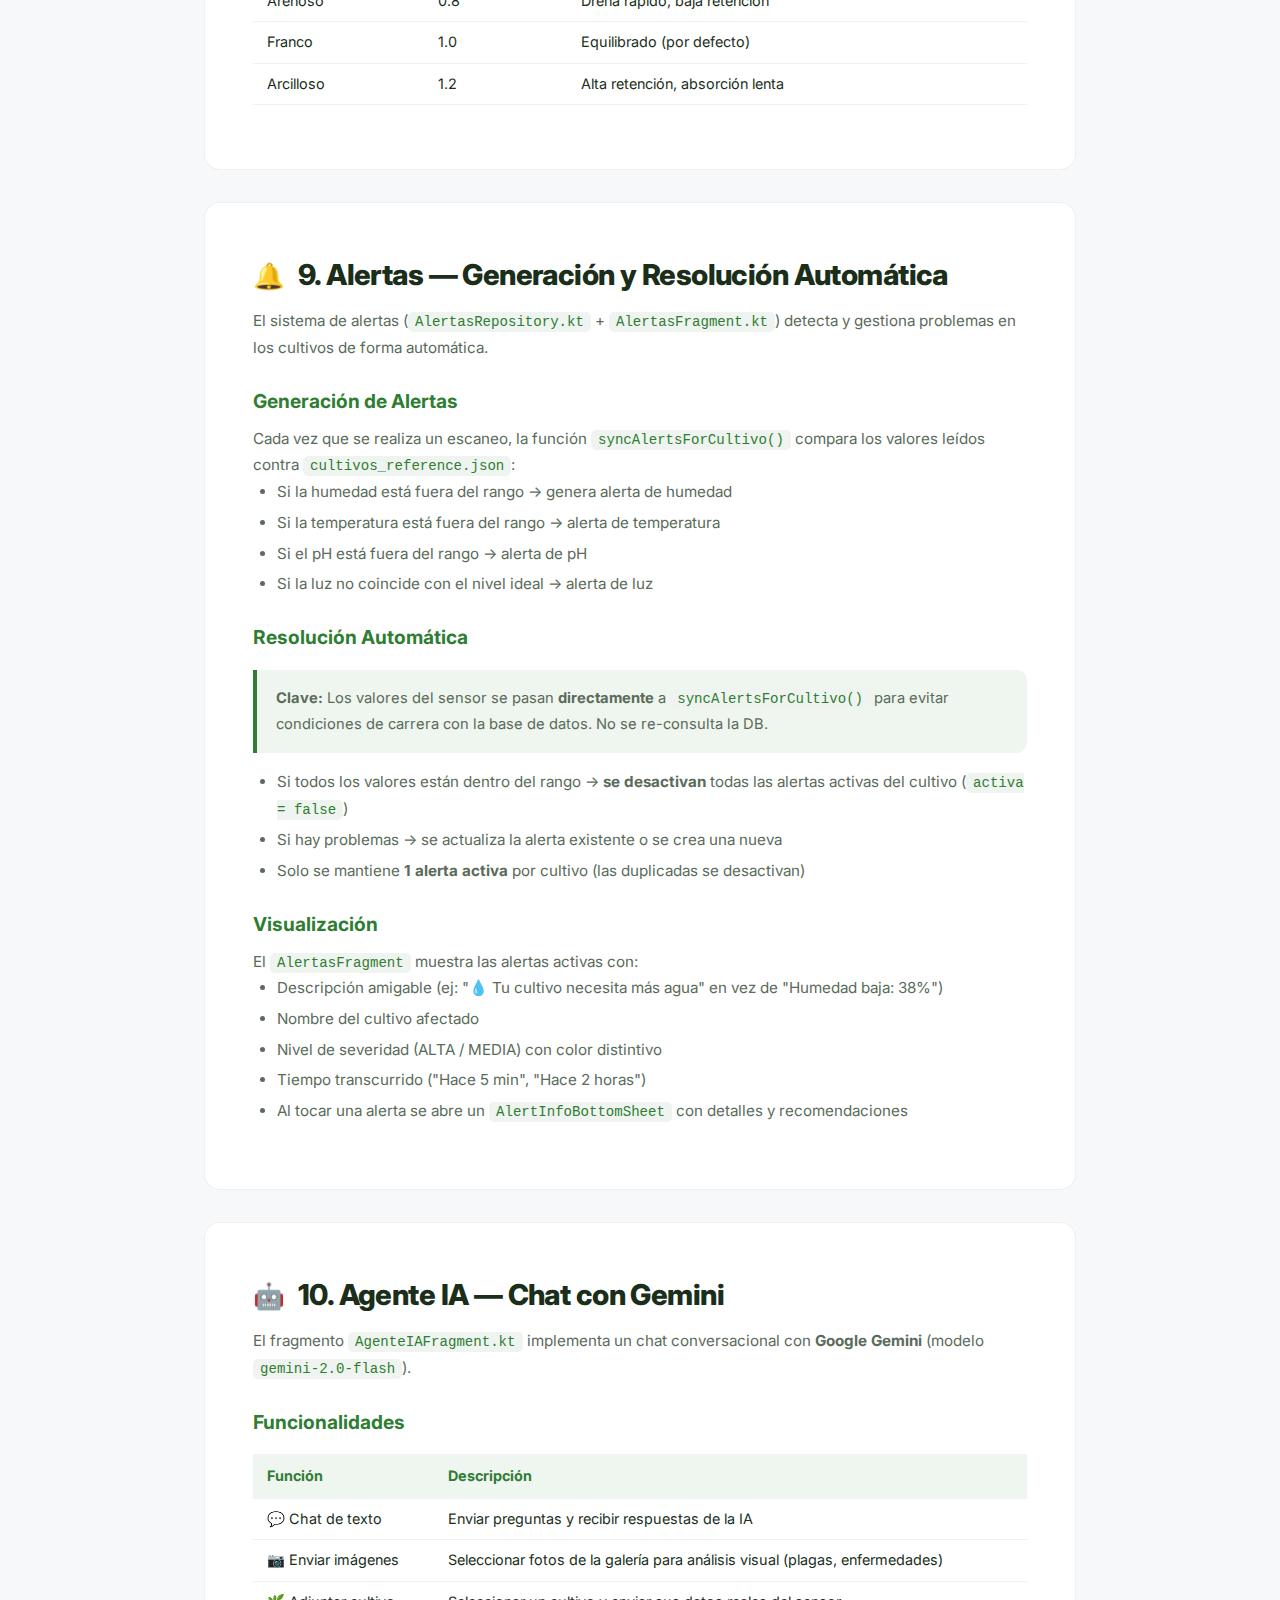
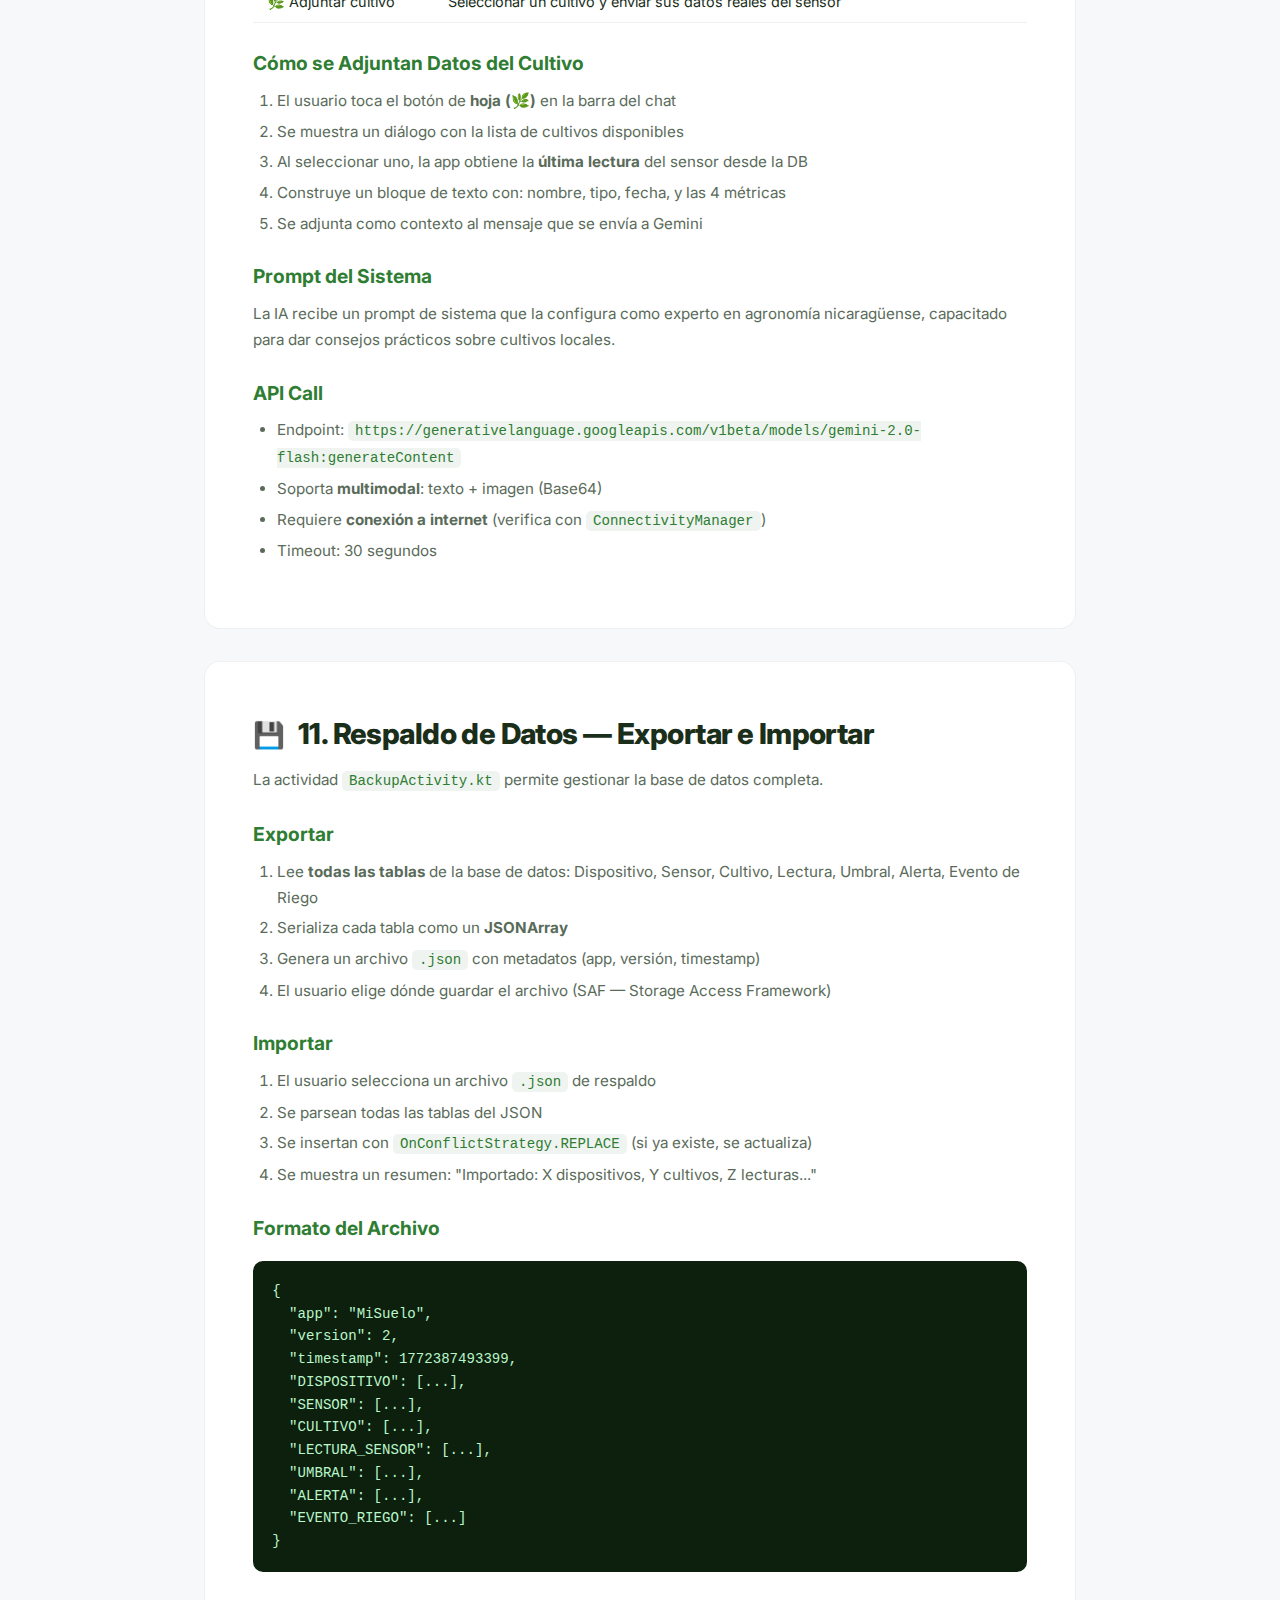
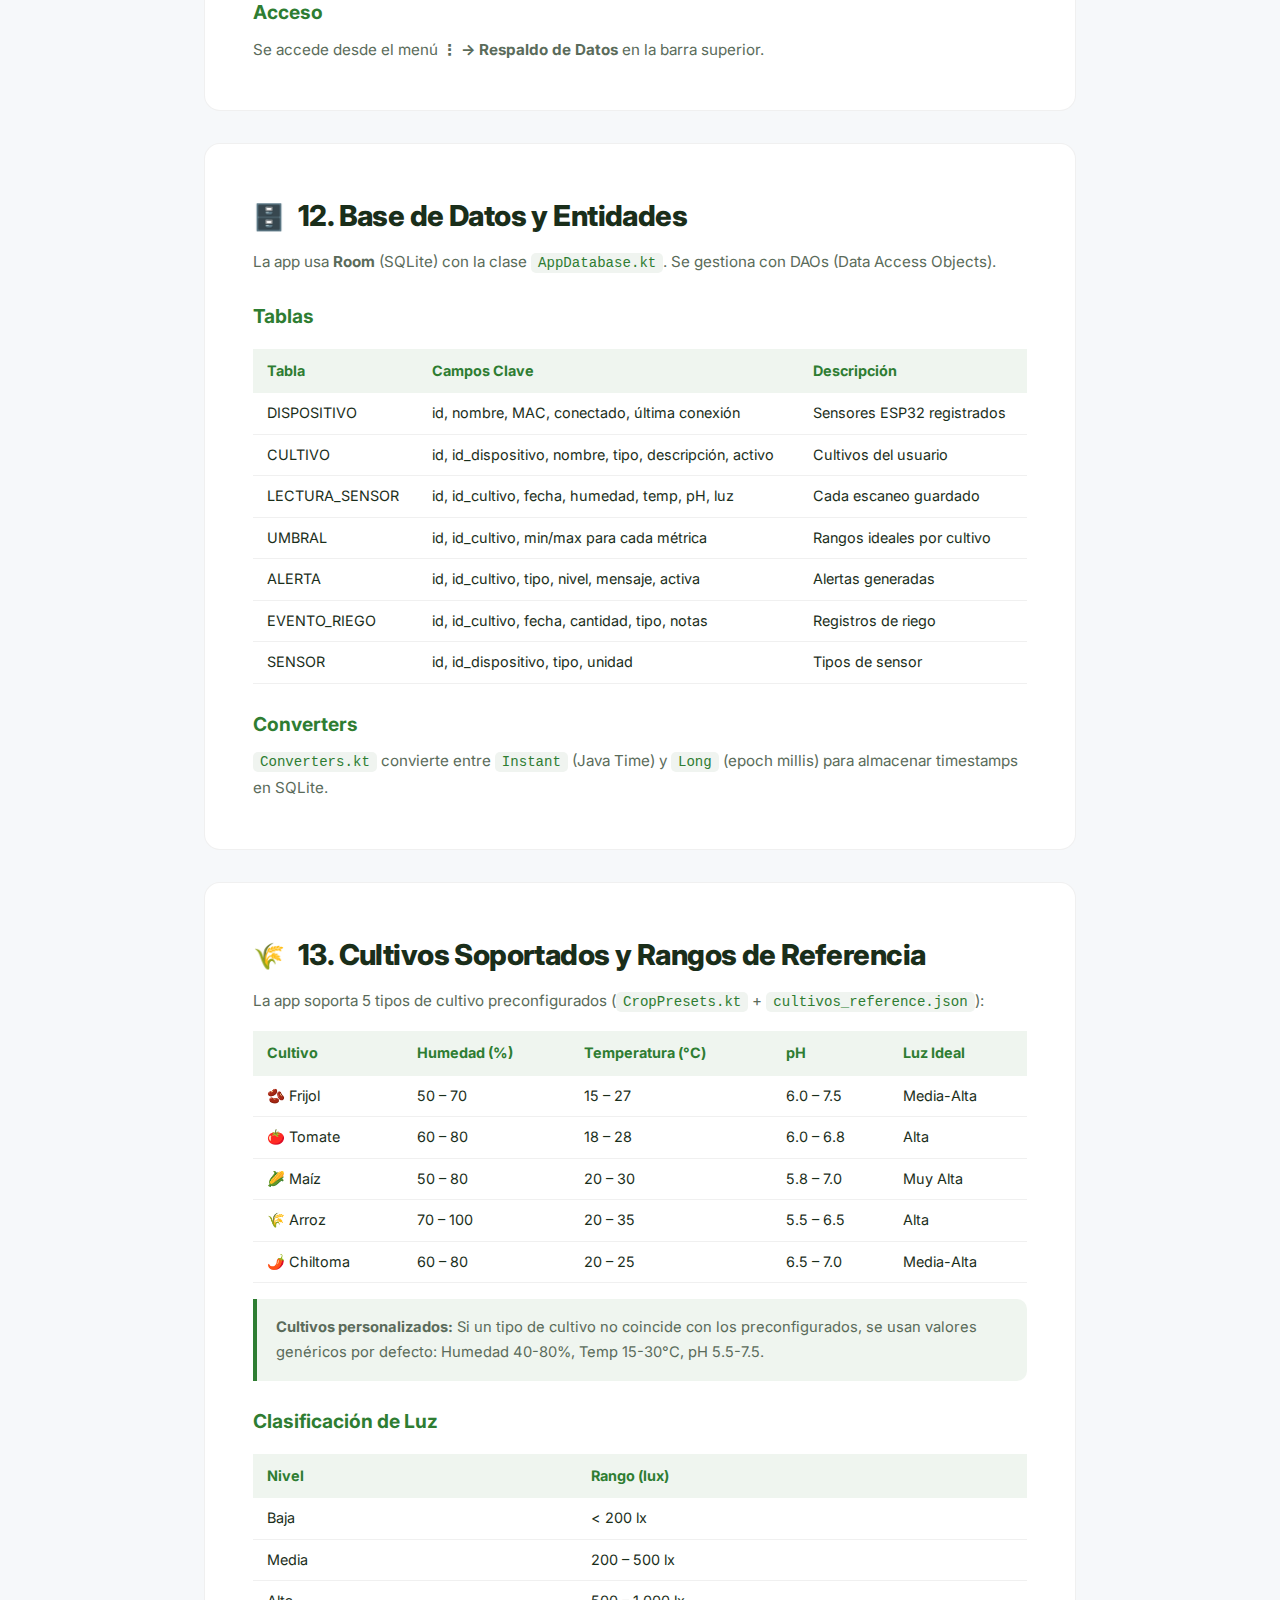
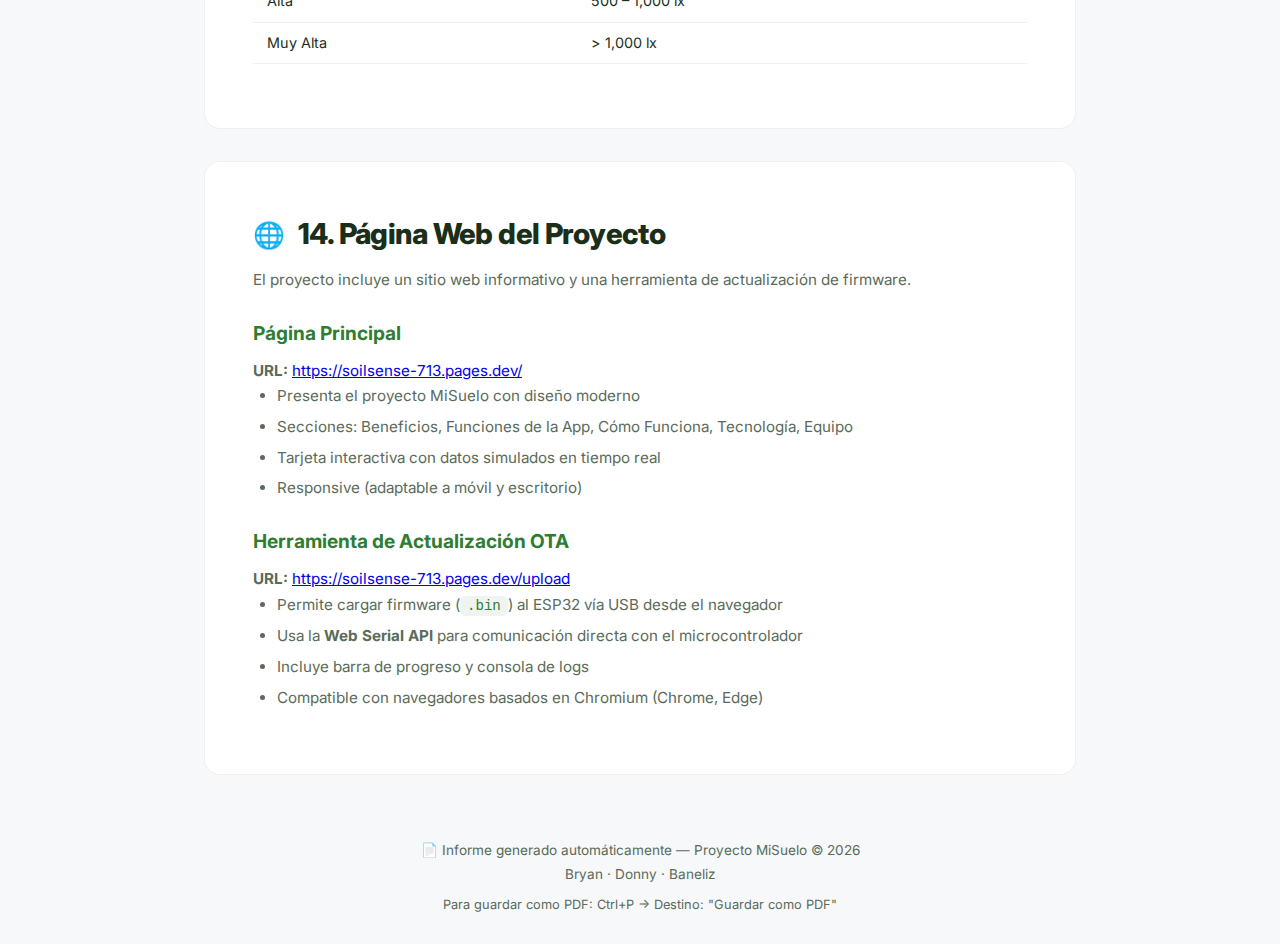
<file: informe_tecnico.html>
<!DOCTYPE html>
<html lang="es">

<head>
    <meta charset="UTF-8">
    <meta name="viewport" content="width=device-width, initial-scale=1.0">
    <title>Informe Técnico — MiSuelo</title>
    <link href="https://fonts.googleapis.com/css2?family=Inter:wght@400;500;600;700;800&display=swap" rel="stylesheet">
    <style>
        :root {
            --bg: #f6f8fa;
            --card: #ffffff;
            --primary: #2E7D32;
            --primary-light: rgba(46, 125, 50, 0.08);
            --accent: #FF7043;
            --text: #1a2e1a;
            --text-light: #5a6b5a;
            --border: rgba(0, 0, 0, 0.06);
            --code-bg: #f0f4f0;
            --radius: 16px;
        }

        * {
            margin: 0;
            padding: 0;
            box-sizing: border-box;
        }

        body {
            font-family: 'Inter', system-ui, sans-serif;
            background: var(--bg);
            color: var(--text);
            line-height: 1.7;
        }

        /* ── Cover ── */
        .cover {
            background: linear-gradient(135deg, #1a2e1a 0%, #2d4a2d 100%);
            color: white;
            padding: 80px 60px;
            text-align: center;
        }

        .cover h1 {
            font-size: 3rem;
            font-weight: 900;
            margin-bottom: 0.5rem;
            letter-spacing: -0.03em;
        }

        .cover .subtitle {
            font-size: 1.3rem;
            opacity: 0.7;
            margin-bottom: 2rem;
        }

        .cover .meta {
            display: flex;
            justify-content: center;
            gap: 3rem;
            flex-wrap: wrap;
            font-size: 0.95rem;
            opacity: 0.6;
        }

        /* ── TOC ── */
        .toc {
            background: var(--card);
            border-radius: var(--radius);
            padding: 2.5rem;
            margin: 2rem 5%;
            border: 1px solid var(--border);
        }

        .toc h2 {
            font-size: 1.5rem;
            margin-bottom: 1.5rem;
            color: var(--primary);
        }

        .toc ol {
            padding-left: 1.5rem;
        }

        .toc li {
            margin-bottom: 0.5rem;
        }

        .toc a {
            color: var(--text);
            text-decoration: none;
            font-weight: 500;
        }

        .toc a:hover {
            color: var(--accent);
        }

        /* ── Sections ── */
        .content {
            max-width: 1000px;
            margin: 0 auto;
            padding: 0 5%;
        }

        .section {
            background: var(--card);
            border-radius: var(--radius);
            padding: 3rem;
            margin-bottom: 2rem;
            border: 1px solid var(--border);
            page-break-inside: avoid;
        }

        .section h2 {
            font-size: 1.8rem;
            font-weight: 800;
            color: var(--text);
            margin-bottom: 0.5rem;
            letter-spacing: -0.02em;
        }

        .section h2 .emoji {
            font-size: 1.6rem;
            margin-right: 0.5rem;
        }

        .section h3 {
            font-size: 1.2rem;
            font-weight: 700;
            margin: 1.5rem 0 0.5rem;
            color: var(--primary);
        }

        .section h4 {
            font-size: 1.05rem;
            font-weight: 700;
            margin: 1rem 0 0.3rem;
        }

        .section p,
        .section li {
            color: var(--text-light);
            font-size: 0.95rem;
        }

        .section ul,
        .section ol {
            padding-left: 1.5rem;
            margin-bottom: 1rem;
        }

        .section li {
            margin-bottom: 0.3rem;
        }

        .divider {
            border: none;
            border-top: 1px solid var(--border);
            margin: 1.5rem 0;
        }

        /* ── Code ── */
        code {
            background: var(--code-bg);
            padding: 2px 7px;
            border-radius: 5px;
            font-size: 0.88rem;
            font-family: 'Courier New', monospace;
            color: var(--primary);
        }

        pre {
            background: #0d1f0d;
            color: #b9f6ca;
            padding: 1.2rem;
            border-radius: 10px;
            overflow-x: auto;
            font-size: 0.85rem;
            line-height: 1.6;
            margin: 1rem 0;
        }

        pre code {
            background: none;
            color: inherit;
            padding: 0;
        }

        /* ── Tables ── */
        table {
            width: 100%;
            border-collapse: collapse;
            margin: 1rem 0;
            font-size: 0.9rem;
        }

        th {
            background: var(--primary-light);
            color: var(--primary);
            font-weight: 700;
            text-align: left;
            padding: 10px 14px;
        }

        td {
            padding: 8px 14px;
            border-bottom: 1px solid var(--border);
        }

        tr:hover td {
            background: rgba(46, 125, 50, 0.03);
        }

        /* ── Info boxes ── */
        .info-box {
            background: var(--primary-light);
            border-left: 4px solid var(--primary);
            padding: 1rem 1.2rem;
            border-radius: 0 10px 10px 0;
            margin: 1rem 0;
        }

        .info-box.warning {
            background: rgba(255, 152, 0, 0.08);
            border-left-color: #FF9800;
        }

        .info-box.formula {
            background: rgba(33, 150, 243, 0.06);
            border-left-color: #2196F3;
        }

        .info-box p {
            margin: 0;
            font-size: 0.92rem;
        }

        /* ── Flowchart arrows ── */
        .flow {
            display: flex;
            align-items: center;
            justify-content: center;
            gap: 0.5rem;
            flex-wrap: wrap;
            margin: 1rem 0;
        }

        .flow-step {
            background: var(--primary-light);
            padding: 0.6rem 1rem;
            border-radius: 8px;
            font-weight: 600;
            font-size: 0.85rem;
            text-align: center;
            color: var(--primary);
        }

        .flow-arrow {
            font-size: 1.2rem;
            color: var(--accent);
        }

        /* ── Print ── */
        @media print {
            body {
                background: white;
            }

            .cover {
                padding: 50px 40px;
            }

            .section {
                box-shadow: none;
                border: 1px solid #ddd;
            }

            .toc {
                box-shadow: none;
            }
        }

        /* ── Footer ── */
        .report-footer {
            text-align: center;
            padding: 2rem;
            color: var(--text-light);
            font-size: 0.85rem;
        }
    </style>
</head>

<body>

    <!-- ═══════════════════ PORTADA ═══════════════════ -->
    <div class="cover">
        <div style="font-size: 4rem; margin-bottom: 1rem;">🌱</div>
        <h1>MiSuelo</h1>
        <p class="subtitle">Informe Técnico Completo de la Aplicación</p>
        <p style="opacity: 0.5; margin-bottom: 2rem;">Monitoreo Agrícola Inteligente con IoT e IA</p>
        <div class="meta">
            <span>📅 Marzo 2026</span>
            <span>👥 Bryan, Donny, Baneliz</span>
            <span>📱 Android (Kotlin)</span>
            <span>🔌 ESP32 (C++)</span>
        </div>
    </div>

    <!-- ═══════════════════ TABLA DE CONTENIDO ═══════════════════ -->
    <div class="content" style="margin-top: 2rem;">
        <div class="toc">
            <h2>📋 Tabla de Contenido</h2>
            <ol>
                <li><a href="#sec1">Descripción General del Sistema</a></li>
                <li><a href="#sec2">Arquitectura del Hardware — ESP32</a></li>
                <li><a href="#sec3">Protocolo Bluetooth BLE</a></li>
                <li><a href="#sec4">Pantalla de Conexión Bluetooth</a></li>
                <li><a href="#sec5">Pantalla Monitor — Lista de Cultivos</a></li>
                <li><a href="#sec6">Detalle de Cultivo — Escaneo y Métricas</a></li>
                <li><a href="#sec7">Historial — Gráficas y Tendencias</a></li>
                <li><a href="#sec8">Análisis Inteligente — Predicciones y Plan de Riego</a></li>
                <li><a href="#sec9">Alertas — Generación y Resolución Automática</a></li>
                <li><a href="#sec10">Agente IA — Chat con Gemini</a></li>
                <li><a href="#sec11">Respaldo de Datos — Exportar e Importar</a></li>
                <li><a href="#sec12">Base de Datos y Entidades</a></li>
                <li><a href="#sec13">Cultivos Soportados y Rangos de Referencia</a></li>
                <li><a href="#sec14">Página Web del Proyecto</a></li>
            </ol>
        </div>
    </div>

    <div class="content">

        <!-- ═══════════════════ 1. DESCRIPCIÓN GENERAL ═══════════════════ -->
        <div class="section" id="sec1">
            <h2><span class="emoji">🌍</span> 1. Descripción General del Sistema</h2>
            <p>MiSuelo es un sistema de monitoreo agrícola inteligente compuesto por un <strong>sensor de suelo basado
                    en ESP32</strong> y una <strong>aplicación móvil Android</strong>. El sistema permite medir en
                tiempo real cuatro métricas del suelo:</p>
            <ul>
                <li><strong>💧 Humedad del suelo</strong> — porcentaje de agua presente</li>
                <li><strong>🌡️ Temperatura del suelo</strong> — en grados Celsius</li>
                <li><strong>⚗️ pH del suelo</strong> — nivel de acidez/alcalinidad</li>
                <li><strong>☀️ Intensidad de luz</strong> — en lux</li>
            </ul>
            <p>La comunicación entre el sensor y el celular se realiza mediante <strong>Bluetooth Low Energy
                    (BLE)</strong>, sin necesidad de WiFi ni internet para la captura de datos.</p>

            <h3>Stack Tecnológico</h3>
            <table>
                <tr>
                    <th>Componente</th>
                    <th>Tecnología</th>
                </tr>
                <tr>
                    <td>Aplicación Móvil</td>
                    <td>Android (Kotlin), Room DB, Material Design, MPAndroidChart</td>
                </tr>
                <tr>
                    <td>Sensor</td>
                    <td>ESP32, Arduino C++, BLE UART (NUS)</td>
                </tr>
                <tr>
                    <td>Inteligencia Artificial</td>
                    <td>Google Gemini API (multimodal: texto + imágenes)</td>
                </tr>
                <tr>
                    <td>Página Web</td>
                    <td>HTML, CSS, JavaScript, Web Serial API</td>
                </tr>
            </table>
        </div>

        <!-- ═══════════════════ 2. ESP32 ═══════════════════ -->
        <div class="section" id="sec2">
            <h2><span class="emoji">🔌</span> 2. Arquitectura del Hardware — ESP32</h2>
            <p>El firmware del ESP32 (<code>esp32_ble_uart.ino</code>) implementa un servidor BLE UART usando el
                protocolo <strong>Nordic UART Service (NUS)</strong>.</p>

            <h3>Sensores Conectados</h3>
            <table>
                <tr>
                    <th>Sensor</th>
                    <th>Medición</th>
                    <th>Rango</th>
                </tr>
                <tr>
                    <td>Sensor capacitivo de humedad</td>
                    <td>Humedad del suelo</td>
                    <td>0 – 100%</td>
                </tr>
                <tr>
                    <td>DS18B20 / NTC</td>
                    <td>Temperatura del suelo</td>
                    <td>0 – 50°C</td>
                </tr>
                <tr>
                    <td>Módulo de pH analógico</td>
                    <td>pH del suelo</td>
                    <td>0 – 14</td>
                </tr>
                <tr>
                    <td>LDR (fotorresistencia)</td>
                    <td>Intensidad de luz</td>
                    <td>0 – 1024+ lx</td>
                </tr>
            </table>

            <h3>Simulación Realista (Modo Desarrollo)</h3>
            <p>Para pruebas, el firmware incluye un ciclo de <strong>12 fases</strong> que simula un escenario agrícola
                real:</p>
            <table>
                <tr>
                    <th>Fase</th>
                    <th>Escáneos</th>
                    <th>Escenario</th>
                    <th>Valores Simulados</th>
                </tr>
                <tr>
                    <td>1 ⚠️</td>
                    <td>0 – 2</td>
                    <td>Suelo con problemas</td>
                    <td>Humedad: 28-38%, Temp: 30-33°C, pH: 7.2-7.8</td>
                </tr>
                <tr>
                    <td>2 🔄</td>
                    <td>3 – 5</td>
                    <td>Recuperación tras riego</td>
                    <td>Humedad: 48-62%, Temp: 26-28°C, pH: 6.3-6.8</td>
                </tr>
                <tr>
                    <td>3 ✅</td>
                    <td>6 – 8</td>
                    <td>Valores óptimos</td>
                    <td>Humedad: 68-72%, Temp: 23-24°C, pH: 6.0-6.2</td>
                </tr>
                <tr>
                    <td>4 📊</td>
                    <td>9 – 11</td>
                    <td>Variaciones naturales</td>
                    <td>Humedad: 58-65%, Temp: 25-27°C, pH: 6.3-6.5</td>
                </tr>
            </table>
            <p>Cada valor incluye un <strong>jitter aleatorio</strong> (±2% humedad, ±0.5°C temp, ±0.15 pH, ±30 lx luz)
                para que las lecturas se vean naturales.</p>
        </div>

        <!-- ═══════════════════ 3. PROTOCOLO BLE ═══════════════════ -->
        <div class="section" id="sec3">
            <h2><span class="emoji">📶</span> 3. Protocolo Bluetooth BLE</h2>
            <p>La comunicación utiliza el protocolo <strong>Nordic UART Service (NUS)</strong>, un estándar para
                transmisión de datos seriales por BLE.</p>

            <h3>UUIDs del Servicio</h3>
            <table>
                <tr>
                    <th>Elemento</th>
                    <th>UUID</th>
                    <th>Función</th>
                </tr>
                <tr>
                    <td>Servicio NUS</td>
                    <td><code>6E400001-B5A3-F393-E0A9-E50E24DCCA9E</code></td>
                    <td>Servicio principal UART</td>
                </tr>
                <tr>
                    <td>RX (escritura)</td>
                    <td><code>6E400002-...</code></td>
                    <td>App → ESP32 (enviar comandos)</td>
                </tr>
                <tr>
                    <td>TX (notificación)</td>
                    <td><code>6E400003-...</code></td>
                    <td>ESP32 → App (recibir datos)</td>
                </tr>
            </table>

            <h3>Flujo de Comunicación</h3>
            <div class="flow">
                <div class="flow-step">App envía<br><code>"SCAN"</code></div>
                <span class="flow-arrow">→</span>
                <div class="flow-step">ESP32 lee<br>sensores</div>
                <span class="flow-arrow">→</span>
                <div class="flow-step">JSON en<br>chunks de 20 bytes</div>
                <span class="flow-arrow">→</span>
                <div class="flow-step">Marcador<br><code>"END"</code></div>
                <span class="flow-arrow">→</span>
                <div class="flow-step">App ensambla<br>JSON completo</div>
            </div>

            <h3>Formato del Payload JSON</h3>
            <pre><code>{"humidity":65.3,"temperature":24.5,"ph":6.2,"light":520}</code></pre>

            <div class="info-box">
                <p><strong>💡 Chunking:</strong> BLE limita los paquetes a ~20 bytes. El ESP32 divide el JSON en
                    fragmentos de 20 bytes y los envía secuencialmente con un delay de 20ms entre cada uno. La app
                    acumula los fragmentos hasta recibir el marcador <code>"END"</code>, momento en el cual ensambla y
                    parsea el JSON completo.</p>
            </div>
        </div>

        <!-- ═══════════════════ 4. PANTALLA CONECTAR ═══════════════════ -->
        <div class="section" id="sec4">
            <h2><span class="emoji">🔵</span> 4. Pantalla de Conexión Bluetooth</h2>
            <p>La conexión se gestiona desde <code>MainActivity.kt</code> usando la clase
                <code>GestorBluetoothGatt</code>.</p>

            <h3>Proceso de Conexión</h3>
            <ol>
                <li><strong>Icono Bluetooth</strong> en la barra superior — el usuario lo toca para iniciar la búsqueda
                </li>
                <li><strong>Escaneo BLE</strong> — la app busca dispositivos que anuncien el servicio NUS</li>
                <li><strong>Conexión automática</strong> — al encontrar el ESP32, se conecta y descubre los servicios
                    GATT</li>
                <li><strong>Habilitación de notificaciones</strong> — suscribe a la característica TX para recibir datos
                </li>
            </ol>

            <h3>Estados Visuales</h3>
            <table>
                <tr>
                    <th>Indicador</th>
                    <th>Estado</th>
                    <th>Significado</th>
                </tr>
                <tr>
                    <td>🟢 Verde</td>
                    <td>Conectado</td>
                    <td>El sensor está listo para escanear</td>
                </tr>
                <tr>
                    <td>🟡 Amarillo</td>
                    <td>Buscando</td>
                    <td>Escaneando dispositivos BLE cercanos</td>
                </tr>
                <tr>
                    <td>⚫ Gris</td>
                    <td>Desconectado</td>
                    <td>No hay conexión activa</td>
                </tr>
            </table>

            <h3>Permisos Requeridos</h3>
            <ul>
                <li><code>BLUETOOTH_SCAN</code> y <code>BLUETOOTH_CONNECT</code> (Android 12+)</li>
                <li><code>ACCESS_FINE_LOCATION</code> (versiones anteriores a Android 12)</li>
            </ul>

            <h3>Almacenamiento de Dispositivo</h3>
            <p>Al conectarse, la app guarda el dispositivo en la tabla <code>DISPOSITIVO</code> de la base de datos con
                su nombre, dirección MAC, estado y contador de conexiones. Archivo: <code>DeviceStorage.kt</code>.</p>
        </div>

        <!-- ═══════════════════ 5. MONITOR ═══════════════════ -->
        <div class="section" id="sec5">
            <h2><span class="emoji">📋</span> 5. Pantalla Monitor — Lista de Cultivos</h2>
            <p>La pantalla Monitor (<code>MonitorFragment.kt</code>) es la vista principal de la app. Muestra:</p>

            <h3>Componentes</h3>
            <ul>
                <li><strong>Tarjeta de Clima</strong> — Información meteorológica real obtenida via API (OpenWeatherMap)
                    usando la ubicación GPS del usuario. Muestra temperatura ambiente, humedad del aire, condición
                    climática e ícono.</li>
                <li><strong>Lista de Cultivos</strong> — Cada cultivo registrado aparece como una tarjeta con su nombre,
                    tipo y última lectura de sensor.</li>
                <li><strong>Botón "+" (FAB)</strong> — Abre el diálogo para agregar un nuevo cultivo.</li>
            </ul>

            <h3>Agregar un Cultivo</h3>
            <p>Al presionar "+", se abre <code>AgregarCultivoDialogFragment.kt</code>:</p>
            <ol>
                <li>El usuario ingresa: <strong>nombre del cultivo</strong>, <strong>tipo</strong> (Frijol, Tomate,
                    Arroz, Maíz, Chiltoma) y <strong>descripción</strong> opcional</li>
                <li>La app valida que el nombre sea <strong>único</strong> para el dispositivo seleccionado</li>
                <li>Se crea automáticamente un registro de <strong>umbrales</strong> preconfigurados según el tipo de
                    cultivo (via <code>CropPresets.kt</code>)</li>
                <li>El cultivo queda asociado al dispositivo ESP32 conectado</li>
            </ol>

            <h3>Tarjeta de Cultivo</h3>
            <p>Cada tarjeta muestra la última lectura del sensor con las 4 métricas. Al tocar una tarjeta, se navega al
                <strong>Detalle del Cultivo</strong>.</p>
        </div>

        <!-- ═══════════════════ 6. DETALLE DE CULTIVO ═══════════════════ -->
        <div class="section" id="sec6">
            <h2><span class="emoji">🌿</span> 6. Detalle de Cultivo — Escaneo y Métricas</h2>
            <p>El fragmento <code>CultivoDetailFragment.kt</code> es la pantalla más compleja de la app (865 líneas).
                Aquí el usuario interactúa con su cultivo.</p>

            <h3>Tarjetas de Métricas</h3>
            <p>Se muestran 4 tarjetas individuales usando <code>PlaceholderMetricsAdapter</code>, una para cada métrica.
                Cada tarjeta muestra:</p>
            <ul>
                <li>Icono y nombre de la métrica (💧 Humedad, 🌡️ Temperatura, ⚗️ pH, ☀️ Luz)</li>
                <li>Valor actual medido</li>
                <li>Rango ideal según el tipo de cultivo</li>
                <li>Indicador visual de estado (color verde si normal, rojo si fuera de rango)</li>
            </ul>
            <p><strong>Al tocar una tarjeta de métrica</strong>, se abre un <code>MetricInfoBottomSheet</code> con
                información detallada sobre qué significa esa métrica, cuál es el rango ideal y recomendaciones.</p>

            <h3>Proceso de Escaneo</h3>
            <p>La función <code>initiateScan()</code> gestiona todo el flujo BLE:</p>
            <ol>
                <li><strong>Verificación</strong> — Comprueba que el ESP32 esté conectado</li>
                <li><strong>Diálogo de progreso</strong> — Muestra un diálogo con animación mientras escanea</li>
                <li><strong>Conexión GATT</strong> — Se conecta directamente al dispositivo guardado</li>
                <li><strong>Descubrimiento de servicios</strong> — Encuentra el servicio NUS y sus características</li>
                <li><strong>Suscripción a TX</strong> — Habilita notificaciones para recibir datos</li>
                <li><strong>Envío de "SCAN"</strong> — Escribe el comando en la característica RX</li>
                <li><strong>Recepción de chunks</strong> — Acumula fragmentos en un buffer hasta recibir "END"</li>
                <li><strong>Parseo JSON</strong> — Extrae: <code>humidity</code>, <code>temperature</code>,
                    <code>ph</code>, <code>light</code></li>
                <li><strong>Guardado en DB</strong> — Inserta una nueva <code>LecturaSensor</code></li>
                <li><strong>Sincronización de alertas</strong> — Llama a <code>syncAlertsForCultivo()</code> con los
                    valores actuales</li>
                <li><strong>Actualización UI</strong> — Refresca las tarjetas de métricas</li>
            </ol>

            <h3>Comparación con Referencia</h3>
            <p>La función <code>compareWithReference()</code> compara los valores leídos contra los rangos del archivo
                <code>cultivos_reference.json</code>. Si alguna métrica sale del rango, genera un mensaje descriptivo
                como:</p>
            <pre><code>Humedad baja: 38.0% (mín 60%)
Temperatura alta: 33.5°C (máx 28°C)</code></pre>

            <h3>Botones Disponibles</h3>
            <table>
                <tr>
                    <th>Botón</th>
                    <th>Función</th>
                </tr>
                <tr>
                    <td>🔍 Escanear</td>
                    <td>Inicia un nuevo escaneo BLE del sensor</td>
                </tr>
                <tr>
                    <td>🗑️ Eliminar</td>
                    <td>Elimina el cultivo y todas sus lecturas (con confirmación)</td>
                </tr>
            </table>
        </div>

        <!-- ═══════════════════ 7. HISTORIAL ═══════════════════ -->
        <div class="section" id="sec7">
            <h2><span class="emoji">📊</span> 7. Historial — Gráficas y Tendencias</h2>
            <p>El fragmento <code>HistorialFragment.kt</code> (685 líneas) proporciona visualización histórica de los
                datos del sensor usando la librería <strong>MPAndroidChart</strong>.</p>

            <h3>Controles</h3>
            <ul>
                <li><strong>Selector de cultivo</strong> — Spinner para elegir qué cultivo visualizar</li>
                <li><strong>Filtro de período</strong> — Botones: Hoy, 7 días, 30 días, Todo</li>
            </ul>

            <h3>Gráficas Generadas</h3>
            <table>
                <tr>
                    <th>Métrica</th>
                    <th>Tipo de Gráfica</th>
                    <th>Color</th>
                    <th>Rango Ideal Visualizado</th>
                </tr>
                <tr>
                    <td>💧 Humedad</td>
                    <td>Barras (BarChart)</td>
                    <td>Azul #2196F3</td>
                    <td>Líneas límite min/max</td>
                </tr>
                <tr>
                    <td>🌡️ Temperatura</td>
                    <td>Línea (LineChart)</td>
                    <td>Naranja #FF7043</td>
                    <td>Líneas límite min/max</td>
                </tr>
                <tr>
                    <td>⚗️ pH</td>
                    <td>Barras (BarChart)</td>
                    <td>Púrpura #7B1FA2</td>
                    <td>Líneas límite min/max</td>
                </tr>
                <tr>
                    <td>☀️ Luz</td>
                    <td>Línea (LineChart)</td>
                    <td>Amarillo #F9A825</td>
                    <td>Líneas límite min/max</td>
                </tr>
            </table>

            <h3>Cómo se Calculan las Tendencias</h3>
            <p>La función <code>populateSummaryCard()</code> calcula el resumen comparando la <strong>primera
                    lectura</strong> vs la <strong>última lectura</strong> del período seleccionado:</p>
            <ul>
                <li><strong>Delta (Δ)</strong> — Diferencia entre la lectura más reciente y la primera</li>
                <li><strong>Flecha de tendencia</strong> — ↑ (subiendo) o ↓ (bajando) con color verde/rojo según si la
                    mejora es positiva o negativa</li>
                <li>Para humedad: subir es ✅ bueno (si estaba baja)</li>
                <li>Para temperatura: depende de si estaba alta o baja</li>
            </ul>

            <h3>Líneas de Rango Ideal</h3>
            <p>Cada gráfica muestra líneas punteadas horizontales representando el rango mínimo y máximo ideal para el
                cultivo seleccionado. Los valores vienen del archivo <code>cultivos_reference.json</code>.</p>

            <h3>Carrusel de Lecturas Recientes</h3>
            <p>Un RecyclerView horizontal muestra tarjetas mini con las últimas lecturas, indicando la hora relativa
                ("Hace 5 min", "Hace 2 horas", etc.).</p>
        </div>

        <!-- ═══════════════════ 8. ANÁLISIS INTELIGENTE ═══════════════════ -->
        <div class="section" id="sec8">
            <h2><span class="emoji">🔬</span> 8. Análisis Inteligente — Predicciones y Plan de Riego</h2>
            <p>El fragmento <code>AnalisisFragment.kt</code> presenta un análisis visual del estado del cultivo con tres
                componentes principales.</p>

            <h3>8.1 Tarjeta de Salud General</h3>
            <p>Evalúa las 4 métricas contra los rangos de referencia y muestra:</p>
            <ul>
                <li>Un <strong>emoji indicador</strong>: 😊 Excelente, 🙂 Bueno, 😐 Regular, 😟 Necesita atención</li>
                <li>4 <strong>mini-tarjetas coloreadas</strong> para cada métrica con su estado individual</li>
            </ul>

            <h3>8.2 Tarjeta de Predicción — "¿Qué va a pasar?"</h3>
            <p>Usa <code>HumidityPredictor.kt</code> para predecir cuándo la humedad llegará al nivel crítico.</p>

            <h4>Algoritmo: Regresión Lineal</h4>
            <div class="info-box formula">
                <p><strong>Fórmula de regresión lineal:</strong></p>
                <p><code>pendiente (m) = (n × ΣXY − ΣX × ΣY) / (n × ΣX² − (ΣX)²)</code></p>
                <p>Donde X = tiempo en horas desde la lectura más antigua, Y = humedad (%)</p>
            </div>
            <ul>
                <li>Toma las <strong>últimas 20 lecturas</strong> con humedad y timestamp válidos</li>
                <li>Aplica <strong>regresión lineal simple</strong> para calcular la tasa de cambio por hora</li>
                <li>La <strong>tendencia</strong> se clasifica como: DESCENDENTE (pendiente < -0.5), ASCENDENTE (> 0.5),
                        ESTABLE</li>
                <li>Si la humedad está descendiendo, calcula:
                    <code>horas hasta crítico = (humedad_actual − umbral_mín) / |pendiente|</code></li>
                <li>Máximo de predicción: <strong>168 horas (7 días)</strong></li>
            </ul>

            <h3>8.3 Tarjeta de Acción — "¿Qué debo hacer?"</h3>
            <p>Usa <code>IrrigationAdvisor.kt</code> para calcular cuánta agua aplicar y cuándo.</p>

            <h4>Fórmula de Cálculo de Agua</h4>
            <div class="info-box formula">
                <p><strong>Agua (L) = Área (m²) × Profundidad raíz (m) × Déficit (decimal) × Factor suelo ×
                        1000</strong></p>
                <p>Valores por defecto: Área = 10 m², Profundidad = 0.20 m, Suelo = Franco (factor 1.0)</p>
            </div>

            <h4>Niveles de Urgencia</h4>
            <table>
                <tr>
                    <th>Urgencia</th>
                    <th>Condición</th>
                    <th>Acción</th>
                </tr>
                <tr>
                    <td>🔴 CRÍTICA</td>
                    <td>Humedad ≤ 85% del mínimo</td>
                    <td>"Riego urgente — regar inmediatamente"</td>
                </tr>
                <tr>
                    <td>🟠 ALTA</td>
                    <td>Humedad ≤ mínimo</td>
                    <td>"Riego necesario — lo antes posible"</td>
                </tr>
                <tr>
                    <td>🟡 MODERADA</td>
                    <td>Déficit ≥ 15 puntos</td>
                    <td>"Programar riego"</td>
                </tr>
                <tr>
                    <td>🟢 BAJA</td>
                    <td>Déficit ≥ 5 puntos</td>
                    <td>"Riego ligero"</td>
                </tr>
                <tr>
                    <td>⚪ NINGUNA</td>
                    <td>Dentro del rango</td>
                    <td>"No requerido"</td>
                </tr>
            </table>

            <h4>Horario Ideal de Riego</h4>
            <p>Se calcula según la urgencia y la hora actual:</p>
            <ul>
                <li><strong>Crítica:</strong> "Inmediatamente"</li>
                <li><strong>Alta:</strong> Antes de las próximas 2 horas o antes de las 18:00</li>
                <li><strong>Moderada:</strong> Mañana 6:00-8:00 AM o hoy 17:00-18:00</li>
                <li><strong>Baja:</strong> En las próximas 24 horas</li>
            </ul>

            <h4>Factores de Suelo</h4>
            <table>
                <tr>
                    <th>Tipo</th>
                    <th>Factor</th>
                    <th>Característica</th>
                </tr>
                <tr>
                    <td>Arenoso</td>
                    <td>0.8</td>
                    <td>Drena rápido, baja retención</td>
                </tr>
                <tr>
                    <td>Franco</td>
                    <td>1.0</td>
                    <td>Equilibrado (por defecto)</td>
                </tr>
                <tr>
                    <td>Arcilloso</td>
                    <td>1.2</td>
                    <td>Alta retención, absorción lenta</td>
                </tr>
            </table>
        </div>

        <!-- ═══════════════════ 9. ALERTAS ═══════════════════ -->
        <div class="section" id="sec9">
            <h2><span class="emoji">🔔</span> 9. Alertas — Generación y Resolución Automática</h2>
            <p>El sistema de alertas (<code>AlertasRepository.kt</code> + <code>AlertasFragment.kt</code>) detecta y
                gestiona problemas en los cultivos de forma automática.</p>

            <h3>Generación de Alertas</h3>
            <p>Cada vez que se realiza un escaneo, la función <code>syncAlertsForCultivo()</code> compara los valores
                leídos contra <code>cultivos_reference.json</code>:</p>
            <ul>
                <li>Si la humedad está fuera del rango → genera alerta de humedad</li>
                <li>Si la temperatura está fuera del rango → alerta de temperatura</li>
                <li>Si el pH está fuera del rango → alerta de pH</li>
                <li>Si la luz no coincide con el nivel ideal → alerta de luz</li>
            </ul>

            <h3>Resolución Automática</h3>
            <div class="info-box">
                <p><strong>Clave:</strong> Los valores del sensor se pasan <strong>directamente</strong> a
                    <code>syncAlertsForCultivo()</code> para evitar condiciones de carrera con la base de datos. No se
                    re-consulta la DB.</p>
            </div>
            <ul>
                <li>Si todos los valores están dentro del rango → <strong>se desactivan</strong> todas las alertas
                    activas del cultivo (<code>activa = false</code>)</li>
                <li>Si hay problemas → se actualiza la alerta existente o se crea una nueva</li>
                <li>Solo se mantiene <strong>1 alerta activa</strong> por cultivo (las duplicadas se desactivan)</li>
            </ul>

            <h3>Visualización</h3>
            <p>El <code>AlertasFragment</code> muestra las alertas activas con:</p>
            <ul>
                <li>Descripción amigable (ej: "💧 Tu cultivo necesita más agua" en vez de "Humedad baja: 38%")</li>
                <li>Nombre del cultivo afectado</li>
                <li>Nivel de severidad (ALTA / MEDIA) con color distintivo</li>
                <li>Tiempo transcurrido ("Hace 5 min", "Hace 2 horas")</li>
                <li>Al tocar una alerta se abre un <code>AlertInfoBottomSheet</code> con detalles y recomendaciones</li>
            </ul>
        </div>

        <!-- ═══════════════════ 10. AGENTE IA ═══════════════════ -->
        <div class="section" id="sec10">
            <h2><span class="emoji">🤖</span> 10. Agente IA — Chat con Gemini</h2>
            <p>El fragmento <code>AgenteIAFragment.kt</code> implementa un chat conversacional con <strong>Google
                    Gemini</strong> (modelo <code>gemini-2.0-flash</code>).</p>

            <h3>Funcionalidades</h3>
            <table>
                <tr>
                    <th>Función</th>
                    <th>Descripción</th>
                </tr>
                <tr>
                    <td>💬 Chat de texto</td>
                    <td>Enviar preguntas y recibir respuestas de la IA</td>
                </tr>
                <tr>
                    <td>📷 Enviar imágenes</td>
                    <td>Seleccionar fotos de la galería para análisis visual (plagas, enfermedades)</td>
                </tr>
                <tr>
                    <td>🌿 Adjuntar cultivo</td>
                    <td>Seleccionar un cultivo y enviar sus datos reales del sensor</td>
                </tr>
            </table>

            <h3>Cómo se Adjuntan Datos del Cultivo</h3>
            <ol>
                <li>El usuario toca el botón de <strong>hoja (🌿)</strong> en la barra del chat</li>
                <li>Se muestra un diálogo con la lista de cultivos disponibles</li>
                <li>Al seleccionar uno, la app obtiene la <strong>última lectura</strong> del sensor desde la DB</li>
                <li>Construye un bloque de texto con: nombre, tipo, fecha, y las 4 métricas</li>
                <li>Se adjunta como contexto al mensaje que se envía a Gemini</li>
            </ol>

            <h3>Prompt del Sistema</h3>
            <p>La IA recibe un prompt de sistema que la configura como experto en agronomía nicaragüense, capacitado
                para dar consejos prácticos sobre cultivos locales.</p>

            <h3>API Call</h3>
            <ul>
                <li>Endpoint:
                    <code>https://generativelanguage.googleapis.com/v1beta/models/gemini-2.0-flash:generateContent</code>
                </li>
                <li>Soporta <strong>multimodal</strong>: texto + imagen (Base64)</li>
                <li>Requiere <strong>conexión a internet</strong> (verifica con <code>ConnectivityManager</code>)</li>
                <li>Timeout: 30 segundos</li>
            </ul>
        </div>

        <!-- ═══════════════════ 11. RESPALDO ═══════════════════ -->
        <div class="section" id="sec11">
            <h2><span class="emoji">💾</span> 11. Respaldo de Datos — Exportar e Importar</h2>
            <p>La actividad <code>BackupActivity.kt</code> permite gestionar la base de datos completa.</p>

            <h3>Exportar</h3>
            <ol>
                <li>Lee <strong>todas las tablas</strong> de la base de datos: Dispositivo, Sensor, Cultivo, Lectura,
                    Umbral, Alerta, Evento de Riego</li>
                <li>Serializa cada tabla como un <strong>JSONArray</strong></li>
                <li>Genera un archivo <code>.json</code> con metadatos (app, versión, timestamp)</li>
                <li>El usuario elige dónde guardar el archivo (SAF — Storage Access Framework)</li>
            </ol>

            <h3>Importar</h3>
            <ol>
                <li>El usuario selecciona un archivo <code>.json</code> de respaldo</li>
                <li>Se parsean todas las tablas del JSON</li>
                <li>Se insertan con <code>OnConflictStrategy.REPLACE</code> (si ya existe, se actualiza)</li>
                <li>Se muestra un resumen: "Importado: X dispositivos, Y cultivos, Z lecturas..."</li>
            </ol>

            <h3>Formato del Archivo</h3>
            <pre><code>{
  "app": "MiSuelo",
  "version": 2,
  "timestamp": 1772387493399,
  "DISPOSITIVO": [...],
  "SENSOR": [...],
  "CULTIVO": [...],
  "LECTURA_SENSOR": [...],
  "UMBRAL": [...],
  "ALERTA": [...],
  "EVENTO_RIEGO": [...]
}</code></pre>

            <h3>Acceso</h3>
            <p>Se accede desde el menú <strong>⋮ → Respaldo de Datos</strong> en la barra superior.</p>
        </div>

        <!-- ═══════════════════ 12. BASE DE DATOS ═══════════════════ -->
        <div class="section" id="sec12">
            <h2><span class="emoji">🗄️</span> 12. Base de Datos y Entidades</h2>
            <p>La app usa <strong>Room</strong> (SQLite) con la clase <code>AppDatabase.kt</code>. Se gestiona con DAOs
                (Data Access Objects).</p>

            <h3>Tablas</h3>
            <table>
                <tr>
                    <th>Tabla</th>
                    <th>Campos Clave</th>
                    <th>Descripción</th>
                </tr>
                <tr>
                    <td>DISPOSITIVO</td>
                    <td>id, nombre, MAC, conectado, última conexión</td>
                    <td>Sensores ESP32 registrados</td>
                </tr>
                <tr>
                    <td>CULTIVO</td>
                    <td>id, id_dispositivo, nombre, tipo, descripción, activo</td>
                    <td>Cultivos del usuario</td>
                </tr>
                <tr>
                    <td>LECTURA_SENSOR</td>
                    <td>id, id_cultivo, fecha, humedad, temp, pH, luz</td>
                    <td>Cada escaneo guardado</td>
                </tr>
                <tr>
                    <td>UMBRAL</td>
                    <td>id, id_cultivo, min/max para cada métrica</td>
                    <td>Rangos ideales por cultivo</td>
                </tr>
                <tr>
                    <td>ALERTA</td>
                    <td>id, id_cultivo, tipo, nivel, mensaje, activa</td>
                    <td>Alertas generadas</td>
                </tr>
                <tr>
                    <td>EVENTO_RIEGO</td>
                    <td>id, id_cultivo, fecha, cantidad, tipo, notas</td>
                    <td>Registros de riego</td>
                </tr>
                <tr>
                    <td>SENSOR</td>
                    <td>id, id_dispositivo, tipo, unidad</td>
                    <td>Tipos de sensor</td>
                </tr>
            </table>

            <h3>Converters</h3>
            <p><code>Converters.kt</code> convierte entre <code>Instant</code> (Java Time) y <code>Long</code> (epoch
                millis) para almacenar timestamps en SQLite.</p>
        </div>

        <!-- ═══════════════════ 13. CULTIVOS ═══════════════════ -->
        <div class="section" id="sec13">
            <h2><span class="emoji">🌾</span> 13. Cultivos Soportados y Rangos de Referencia</h2>
            <p>La app soporta 5 tipos de cultivo preconfigurados (<code>CropPresets.kt</code> +
                <code>cultivos_reference.json</code>):</p>

            <table>
                <tr>
                    <th>Cultivo</th>
                    <th>Humedad (%)</th>
                    <th>Temperatura (°C)</th>
                    <th>pH</th>
                    <th>Luz Ideal</th>
                </tr>
                <tr>
                    <td>🫘 Frijol</td>
                    <td>50 – 70</td>
                    <td>15 – 27</td>
                    <td>6.0 – 7.5</td>
                    <td>Media-Alta</td>
                </tr>
                <tr>
                    <td>🍅 Tomate</td>
                    <td>60 – 80</td>
                    <td>18 – 28</td>
                    <td>6.0 – 6.8</td>
                    <td>Alta</td>
                </tr>
                <tr>
                    <td>🌽 Maíz</td>
                    <td>50 – 80</td>
                    <td>20 – 30</td>
                    <td>5.8 – 7.0</td>
                    <td>Muy Alta</td>
                </tr>
                <tr>
                    <td>🌾 Arroz</td>
                    <td>70 – 100</td>
                    <td>20 – 35</td>
                    <td>5.5 – 6.5</td>
                    <td>Alta</td>
                </tr>
                <tr>
                    <td>🌶️ Chiltoma</td>
                    <td>60 – 80</td>
                    <td>20 – 25</td>
                    <td>6.5 – 7.0</td>
                    <td>Media-Alta</td>
                </tr>
            </table>

            <div class="info-box">
                <p><strong>Cultivos personalizados:</strong> Si un tipo de cultivo no coincide con los preconfigurados,
                    se usan valores genéricos por defecto: Humedad 40-80%, Temp 15-30°C, pH 5.5-7.5.</p>
            </div>

            <h3>Clasificación de Luz</h3>
            <table>
                <tr>
                    <th>Nivel</th>
                    <th>Rango (lux)</th>
                </tr>
                <tr>
                    <td>Baja</td>
                    <td>
                        < 200 lx</td>
                </tr>
                <tr>
                    <td>Media</td>
                    <td>200 – 500 lx</td>
                </tr>
                <tr>
                    <td>Alta</td>
                    <td>500 – 1,000 lx</td>
                </tr>
                <tr>
                    <td>Muy Alta</td>
                    <td>> 1,000 lx</td>
                </tr>
            </table>
        </div>

        <!-- ═══════════════════ 14. PÁGINA WEB ═══════════════════ -->
        <div class="section" id="sec14">
            <h2><span class="emoji">🌐</span> 14. Página Web del Proyecto</h2>
            <p>El proyecto incluye un sitio web informativo y una herramienta de actualización de firmware.</p>

            <h3>Página Principal</h3>
            <p><strong>URL:</strong> <a href="https://soilsense-713.pages.dev/"
                    target="_blank">https://soilsense-713.pages.dev/</a></p>
            <ul>
                <li>Presenta el proyecto MiSuelo con diseño moderno</li>
                <li>Secciones: Beneficios, Funciones de la App, Cómo Funciona, Tecnología, Equipo</li>
                <li>Tarjeta interactiva con datos simulados en tiempo real</li>
                <li>Responsive (adaptable a móvil y escritorio)</li>
            </ul>

            <h3>Herramienta de Actualización OTA</h3>
            <p><strong>URL:</strong> <a href="https://soilsense-713.pages.dev/upload"
                    target="_blank">https://soilsense-713.pages.dev/upload</a></p>
            <ul>
                <li>Permite cargar firmware (<code>.bin</code>) al ESP32 vía USB desde el navegador</li>
                <li>Usa la <strong>Web Serial API</strong> para comunicación directa con el microcontrolador</li>
                <li>Incluye barra de progreso y consola de logs</li>
                <li>Compatible con navegadores basados en Chromium (Chrome, Edge)</li>
            </ul>
        </div>

    </div><!-- end .content -->

    <!-- ═══════════════════ FOOTER ═══════════════════ -->
    <div class="report-footer">
        <p>📄 Informe generado automáticamente — Proyecto MiSuelo © 2026</p>
        <p>Bryan · Donny · Baneliz</p>
        <p style="margin-top: 0.5rem; font-size: 0.8rem;">Para guardar como PDF: Ctrl+P → Destino: "Guardar como PDF"
        </p>
    </div>

</body>

</html>
</file>
<file: style.css>
:root {
    /* Palette: Modern Agricultural */
    --bg-main: #f8faf9;
    --bg-dark: #1a2e1a;
    --primary: #FF7043;
    --secondary: #2E7D32;
    --accent: #1B5E20;
    --text-dark: #1a2e1a;
    --text-light: #5a6b5a;
    --white: #ffffff;
    --gradient-primary: linear-gradient(135deg, #FF7043 0%, #FF8A65 100%);
    --gradient-green: linear-gradient(135deg, #2E7D32 0%, #43A047 100%);
    --gradient-dark: linear-gradient(135deg, #1a2e1a 0%, #2d4a2d 100%);

    --shadow-card: 0 10px 40px rgba(26, 46, 26, 0.06);
    --shadow-float: 0 24px 64px rgba(26, 46, 26, 0.12);
    --shadow-glow: 0 0 40px rgba(255, 112, 67, 0.15);
    --glass: rgba(255, 255, 255, 0.92);
    --radius-lg: 24px;
    --radius-md: 16px;
    --radius-sm: 12px;
}

* {
    margin: 0;
    padding: 0;
    box-sizing: border-box;
    font-family: 'Inter', system-ui, -apple-system, sans-serif;
}

html {
    scroll-behavior: smooth;
    font-size: 16px;
}

body {
    background-color: var(--bg-main);
    color: var(--text-dark);
    overflow-x: hidden;
}

/* Typography */
h1,
h2,
h3,
h4 {
    font-weight: 800;
    letter-spacing: -0.03em;
    color: var(--bg-dark);
}

h1 {
    font-size: 4rem;
    line-height: 1.05;
    margin-bottom: 1.5rem;
    background: var(--gradient-dark);
    -webkit-background-clip: text;
    -webkit-text-fill-color: transparent;
    background-clip: text;
}

h2 {
    font-size: 2.8rem;
    margin-bottom: 1rem;
    text-align: center;
    position: relative;
    display: inline-block;
}

h2::after {
    content: '';
    position: absolute;
    bottom: -12px;
    left: 50%;
    transform: translateX(-50%);
    width: 60px;
    height: 4px;
    background: var(--gradient-primary);
    border-radius: 2px;
    transition: width 0.4s cubic-bezier(0.4, 0, 0.2, 1);
}

section:hover h2::after {
    width: 100px;
}

p {
    line-height: 1.75;
    color: var(--text-light);
    margin-bottom: 1rem;
    font-size: 1.1rem;
}

.section-header {
    text-align: center;
    margin-bottom: 4rem;
}

.section-subtitle {
    font-size: 1.15rem;
    color: var(--text-light);
    margin-top: 1.2rem;
    max-width: 520px;
    margin-left: auto;
    margin-right: auto;
}

/* ═══════════════════ HEADER ═══════════════════ */
header {
    position: fixed;
    top: 0;
    width: 100%;
    z-index: 1000;
    padding: 1rem 5%;
    background: rgba(248, 250, 249, 0.75);
    backdrop-filter: blur(20px);
    -webkit-backdrop-filter: blur(20px);
    border-bottom: 1px solid rgba(26, 46, 26, 0.06);
    display: flex;
    justify-content: space-between;
    align-items: center;
    transition: all 0.3s ease;
}

header.scrolled {
    padding: 0.7rem 5%;
    background: rgba(248, 250, 249, 0.97);
    box-shadow: 0 4px 30px rgba(26, 46, 26, 0.08);
}

.logo {
    font-size: 1.5rem;
    font-weight: 900;
    color: var(--bg-dark);
    display: flex;
    align-items: center;
    gap: 0.8rem;
    letter-spacing: -0.02em;
}

.logo img {
    height: 40px;
    width: auto;
    border-radius: 10px;
    box-shadow: 0 4px 12px rgba(0, 0, 0, 0.08);
}

nav ul {
    display: flex;
    gap: 2.5rem;
    list-style: none;
    align-items: center;
}

nav a {
    text-decoration: none;
    color: var(--text-dark);
    font-weight: 600;
    font-size: 0.95rem;
    position: relative;
    opacity: 0.75;
    transition: all 0.3s;
}

nav a::before {
    content: '';
    position: absolute;
    bottom: -5px;
    left: 0;
    width: 0;
    height: 3px;
    background: var(--gradient-primary);
    transition: width 0.3s cubic-bezier(0.4, 0, 0.2, 1);
    border-radius: 2px;
}

nav a:hover,
nav a.active {
    opacity: 1;
    color: var(--primary);
}

nav a:hover::before,
nav a.active::before {
    width: 100%;
}

.mobile-menu-btn {
    display: none;
    flex-direction: column;
    gap: 5px;
    background: none;
    border: none;
    cursor: pointer;
    padding: 8px;
}

.mobile-menu-btn span {
    display: block;
    width: 24px;
    height: 2px;
    background: var(--bg-dark);
    border-radius: 2px;
    transition: all 0.3s;
}

/* ═══════════════════ HERO ═══════════════════ */
#hero {
    min-height: 100vh;
    position: relative;
    display: flex;
    align-items: center;
    padding: 0 5%;
    background: radial-gradient(ellipse at 20% 50%, rgba(46, 125, 50, 0.04) 0%, transparent 50%),
        radial-gradient(ellipse at 80% 20%, rgba(255, 112, 67, 0.04) 0%, transparent 50%),
        var(--bg-main);
    overflow: hidden;
}

.shape {
    position: absolute;
    border-radius: 50%;
    filter: blur(100px);
    opacity: 0.4;
    z-index: 0;
    animation: float 20s infinite ease-in-out;
}

.shape-1 {
    width: 700px;
    height: 700px;
    background: rgba(255, 112, 67, 0.1);
    top: -25%;
    right: -10%;
}

.shape-2 {
    width: 600px;
    height: 600px;
    background: rgba(46, 125, 50, 0.08);
    bottom: -15%;
    left: -10%;
    animation-delay: -7s;
}

.shape-3 {
    width: 400px;
    height: 400px;
    background: rgba(255, 138, 101, 0.06);
    top: 50%;
    left: 40%;
    animation-delay: -12s;
}

.grid-bg {
    position: fixed;
    inset: 0;
    background-image: radial-gradient(rgba(26, 46, 26, 0.04) 1px, transparent 1px);
    background-size: 60px 60px;
    z-index: 0;
    pointer-events: none;
}

.hero-content {
    position: relative;
    z-index: 2;
    max-width: 620px;
}

.badge {
    background: rgba(46, 125, 50, 0.08);
    color: var(--secondary);
    padding: 0.6rem 1.4rem;
    border-radius: 50px;
    font-weight: 700;
    font-size: 0.85rem;
    letter-spacing: 0.5px;
    display: inline-block;
    margin-bottom: 1.5rem;
    border: 1px solid rgba(46, 125, 50, 0.15);
}

.cta-group {
    margin-top: 2.5rem;
    display: flex;
    gap: 1rem;
    flex-wrap: wrap;
}

.btn-primary {
    padding: 1rem 2.2rem;
    background: var(--gradient-dark);
    color: white;
    border: none;
    border-radius: 50px;
    font-weight: 700;
    font-size: 1rem;
    cursor: pointer;
    transition: transform 0.3s, box-shadow 0.3s;
    box-shadow: 0 10px 30px rgba(26, 46, 26, 0.2);
}

.btn-primary:hover {
    transform: translateY(-3px);
    box-shadow: 0 16px 40px rgba(26, 46, 26, 0.3);
}

.btn-secondary {
    padding: 1rem 2.2rem;
    background: transparent;
    color: var(--bg-dark);
    border: 2px solid rgba(26, 46, 26, 0.15);
    border-radius: 50px;
    font-weight: 700;
    font-size: 1rem;
    cursor: pointer;
    transition: all 0.3s;
}

.btn-secondary:hover {
    border-color: var(--primary);
    color: var(--primary);
    background: rgba(255, 112, 67, 0.05);
}

.btn-glow {
    background: var(--gradient-primary);
    box-shadow: 0 10px 30px rgba(255, 112, 67, 0.3);
    font-size: 1.1rem;
    padding: 1.2rem 3rem;
}

.btn-glow:hover {
    box-shadow: 0 16px 50px rgba(255, 112, 67, 0.45);
}

/* Trust indicators */
.trust-row {
    display: flex;
    gap: 2rem;
    margin-top: 2.5rem;
    flex-wrap: wrap;
}

.trust-item {
    display: flex;
    align-items: center;
    gap: 0.5rem;
    font-size: 0.9rem;
    color: var(--text-light);
    font-weight: 500;
}

.status-badge {
    font-size: 0.8rem;
    padding: 4px 10px;
    border-radius: 6px;
    font-weight: 600;
}

.status-badge.online {
    color: var(--secondary);
    background: rgba(46, 125, 50, 0.1);
}

/* ═══════════════════ HERO VISUAL ═══════════════════ */
.hero-visual {
    position: absolute;
    right: 5%;
    top: 50%;
    transform: translateY(-50%);
    width: 50%;
    max-width: 650px;
    height: 650px;
    z-index: 1;
    perspective: 1500px;
    display: flex;
    justify-content: center;
    align-items: center;
}

.iso-card {
    width: 320px;
    height: 460px;
    border-radius: var(--radius-lg);
    position: absolute;
    box-shadow: -30px 30px 80px rgba(26, 46, 26, 0.1);
    border: 1px solid rgba(255, 255, 255, 0.6);
    background: linear-gradient(145deg, rgba(255, 255, 255, 0.95), rgba(255, 255, 255, 0.98));
    backdrop-filter: blur(10px);
    padding: 28px;
    display: flex;
    flex-direction: column;
    transition: transform 0.6s cubic-bezier(0.2, 0.8, 0.2, 1);
}

.iso-card.main-card {
    z-index: 2;
    transform: rotateY(-20deg) rotateX(10deg) translateZ(50px);
}

.iso-card.bg-card {
    z-index: 1;
    transform: rotateY(-20deg) rotateX(10deg) translateZ(-50px) translateX(-40px) translateY(40px);
    opacity: 0.5;
    filter: blur(1px);
}

.hero-visual:hover .iso-card.main-card {
    transform: rotateY(-10deg) rotateX(5deg) translateZ(80px);
}

.hero-visual:hover .iso-card.bg-card {
    transform: rotateY(-10deg) rotateX(5deg) translateZ(-20px) translateX(-20px) translateY(20px);
    opacity: 0.7;
    filter: blur(0);
}

/* Data Rows */
.data-row {
    display: flex;
    justify-content: space-between;
    margin-bottom: 1.2rem;
    padding-bottom: 1rem;
    border-bottom: 1px solid rgba(0, 0, 0, 0.06);
}

.data-label {
    font-size: 0.9rem;
    color: var(--text-light);
    font-weight: 500;
}

.data-val {
    font-weight: 700;
    font-size: 1.1rem;
}

.data-val.primary {
    color: var(--primary);
}

.data-val.secondary {
    color: var(--secondary);
}

/* Chart Bars */
.chart-container {
    display: flex;
    align-items: flex-end;
    gap: 8px;
    height: 120px;
    margin-top: auto;
}

.chart-bar {
    flex: 1;
    background: #eee;
    border-radius: 6px 6px 0 0;
    transition: height 0.8s cubic-bezier(0.4, 0, 0.2, 1);
}

.chart-bar.active {
    background: var(--secondary);
}

.chart-bar.highlight {
    background: var(--primary);
}

/* ═══════════════════ SECTIONS ═══════════════════ */
section {
    padding: 8rem 10%;
    position: relative;
}

section:nth-child(even) {
    background: white;
}

/* Stats / Benefits */
.grid-3 {
    display: grid;
    grid-template-columns: repeat(auto-fit, minmax(300px, 1fr));
    gap: 2.5rem;
}

.stat-card {
    background: white;
    padding: 3rem 2.5rem;
    border-radius: var(--radius-lg);
    text-align: center;
    box-shadow: var(--shadow-card);
    transition: all 0.4s ease;
    border: 1px solid rgba(0, 0, 0, 0.04);
    position: relative;
    overflow: hidden;
}

.stat-card::before {
    content: '';
    position: absolute;
    top: 0;
    left: 0;
    width: 4px;
    height: 0;
    background: var(--gradient-primary);
    transition: height 0.4s ease;
}

.stat-card:hover {
    transform: translateY(-10px);
    box-shadow: var(--shadow-float);
}

.stat-card:hover::before {
    height: 100%;
}

.icon-box {
    width: 80px;
    height: 80px;
    margin: 0 auto 1.5rem;
    border-radius: var(--radius-md);
    display: flex;
    align-items: center;
    justify-content: center;
    transition: transform 0.4s cubic-bezier(0.175, 0.885, 0.32, 1.275);
}

.stat-card:hover .icon-box {
    transform: scale(1.1) rotate(5deg);
}

.stat-number {
    font-size: 3.5rem;
    font-weight: 900;
    color: var(--primary);
    margin-bottom: 0.5rem;
    display: block;
    line-height: 1;
}

.stat-title {
    font-size: 1.15rem;
    font-weight: 700;
    color: var(--bg-dark);
    margin-bottom: 0.8rem;
}

/* ═══════════════════ TECH / PRODUCT ═══════════════════ */
.tech-container {
    display: flex;
    flex-wrap: wrap;
    justify-content: center;
    gap: 1.2rem;
    margin-bottom: 4rem;
}

.tech-pill {
    background: white;
    padding: 1rem 2rem;
    border-radius: var(--radius-sm);
    box-shadow: 0 4px 15px rgba(0, 0, 0, 0.04);
    border: 1px solid rgba(0, 0, 0, 0.06);
    display: flex;
    align-items: center;
    gap: 12px;
    font-weight: 600;
    color: var(--bg-dark);
    transition: all 0.3s ease;
    cursor: default;
    font-size: 0.95rem;
}

.tech-pill:hover {
    transform: translateY(-5px);
    border-color: var(--secondary);
    box-shadow: 0 12px 30px rgba(46, 125, 50, 0.12);
}

.tech-pill svg {
    width: 22px;
    height: 22px;
    stroke: var(--secondary);
    stroke-width: 2;
}

/* Feature cards grid */
.features-grid {
    display: grid;
    grid-template-columns: repeat(auto-fit, minmax(240px, 1fr));
    gap: 2rem;
    margin-top: 1rem;
}

.feature-card {
    background: white;
    padding: 2.5rem 2rem;
    border-radius: var(--radius-lg);
    box-shadow: var(--shadow-card);
    transition: all 0.4s ease;
    border: 1px solid rgba(0, 0, 0, 0.04);
    text-align: center;
}

.feature-card:hover {
    transform: translateY(-8px);
    box-shadow: var(--shadow-float);
}

.feature-icon {
    font-size: 2.5rem;
    margin-bottom: 1.2rem;
    display: block;
}

.feature-card h4 {
    font-size: 1.1rem;
    margin-bottom: 0.6rem;
}

.feature-card p {
    font-size: 0.95rem;
    margin-bottom: 0;
}

/* ═══════════════════ FLOW / HOW IT WORKS ═══════════════════ */
.flow-container {
    background: white;
    padding: 4rem;
    border-radius: var(--radius-lg);
    box-shadow: var(--shadow-card);
    width: 100%;
    overflow: hidden;
    border: 1px solid rgba(0, 0, 0, 0.04);
}

.flow-steps {
    display: flex;
    justify-content: space-between;
    align-items: flex-start;
    position: relative;
    flex-wrap: wrap;
    gap: 2rem;
}

.flow-steps::after {
    content: '';
    position: absolute;
    top: 48px;
    left: 80px;
    right: 80px;
    height: 3px;
    background: linear-gradient(90deg, var(--secondary), var(--primary));
    z-index: 0;
    opacity: 0.3;
}

.flow-item {
    position: relative;
    z-index: 1;
    text-align: center;
    background: white;
    padding: 0 15px;
    flex: 1;
    min-width: 180px;
}

.flow-icon-wrapper {
    width: 96px;
    height: 96px;
    background: white;
    border: 2px solid rgba(0, 0, 0, 0.08);
    border-radius: 50%;
    margin: 0 auto 1.5rem;
    display: flex;
    align-items: center;
    justify-content: center;
    transition: 0.5s;
    position: relative;
}

.flow-step-number {
    position: absolute;
    top: -4px;
    right: -4px;
    width: 28px;
    height: 28px;
    background: var(--gradient-primary);
    color: white;
    border-radius: 50%;
    font-size: 0.8rem;
    font-weight: 800;
    display: flex;
    align-items: center;
    justify-content: center;
    box-shadow: 0 4px 12px rgba(255, 112, 67, 0.3);
}

.flow-item:hover .flow-icon-wrapper {
    border-color: var(--secondary);
    box-shadow: 0 0 0 10px rgba(46, 125, 50, 0.08);
    transform: scale(1.08);
}

.flow-item h4 {
    font-size: 1.15rem;
    margin-bottom: 0.6rem;
}

.flow-item p {
    font-size: 0.95rem;
    max-width: 220px;
    margin: 0 auto;
}

/* ═══════════════════ CTA SECTION ═══════════════════ */
.cta-section {
    background: var(--gradient-dark) !important;
    text-align: center;
    padding: 6rem 10%;
    position: relative;
    overflow: hidden;
}

.cta-section::before {
    content: '';
    position: absolute;
    top: -50%;
    right: -20%;
    width: 600px;
    height: 600px;
    background: rgba(255, 112, 67, 0.08);
    border-radius: 50%;
    filter: blur(80px);
}

.cta-content h2 {
    color: white;
    -webkit-text-fill-color: white;
    margin-bottom: 1.5rem;
}

.cta-content h2::after {
    display: none;
}

.cta-content p {
    color: rgba(255, 255, 255, 0.7);
    max-width: 500px;
    margin: 0 auto 2.5rem;
    font-size: 1.15rem;
}

/* ═══════════════════ FOOTER ═══════════════════ */
footer {
    background: #0d1f0d;
    color: white;
    padding: 0;
    position: relative;
    overflow: hidden;
}

footer::before {
    content: '';
    position: absolute;
    top: 0;
    left: 0;
    width: 100%;
    height: 4px;
    background: linear-gradient(90deg, var(--primary), var(--secondary));
}

.footer-content {
    display: grid;
    grid-template-columns: 2fr 1fr 1fr;
    gap: 4rem;
    padding: 4rem 10% 3rem;
}

.footer-brand p {
    color: rgba(255, 255, 255, 0.5);
    font-size: 0.95rem;
    line-height: 1.6;
}

.footer-links {
    display: flex;
    flex-direction: column;
    gap: 0.8rem;
}

.footer-links h4 {
    color: white;
    font-size: 1rem;
    margin-bottom: 0.5rem;
    font-weight: 700;
}

.footer-links a {
    color: rgba(255, 255, 255, 0.5);
    text-decoration: none;
    font-size: 0.9rem;
    transition: color 0.3s;
}

.footer-links a:hover {
    color: var(--primary);
}

.footer-bottom {
    border-top: 1px solid rgba(255, 255, 255, 0.08);
    padding: 1.5rem 10%;
    text-align: center;
}

.footer-bottom p {
    color: rgba(255, 255, 255, 0.35);
    font-size: 0.85rem;
    margin: 0;
}

/* ═══════════════════ UPLOAD PAGE ═══════════════════ */
.upload-card {
    background: white;
    padding: 3rem;
    border-radius: var(--radius-lg);
    box-shadow: var(--shadow-card);
    max-width: 600px;
    margin: 3rem auto;
    text-align: center;
    border: 1px solid rgba(0, 0, 0, 0.04);
}

.upload-zone {
    border: 2px dashed rgba(0, 0, 0, 0.12);
    border-radius: var(--radius-sm);
    padding: 3rem;
    transition: all 0.3s ease;
    cursor: pointer;
    position: relative;
    background: var(--bg-main);
}

.upload-zone:hover,
.upload-zone.dragover {
    border-color: var(--primary);
    background: rgba(255, 112, 67, 0.03);
}

.file-info {
    display: flex;
    align-items: center;
    justify-content: space-between;
    background: #f1f8e9;
    padding: 1rem;
    border-radius: 10px;
    margin-top: 1.5rem;
    border: 1px solid #c5e1a5;
}

.btn-icon {
    background: none;
    border: none;
    font-size: 1.2rem;
    cursor: pointer;
    color: #888;
}

.btn-icon:hover {
    color: #d32f2f;
}

.progress-container {
    width: 100%;
    height: 8px;
    background: #eee;
    border-radius: 4px;
    margin-top: 1.5rem;
    overflow: hidden;
    display: none;
}

.progress-bar {
    width: 0%;
    height: 100%;
    background: var(--gradient-green);
    transition: width 0.3s ease;
}

.console-log {
    background: #0d1f0d;
    color: #a3d9b4;
    padding: 1.2rem;
    border-radius: 10px;
    font-family: 'Courier New', monospace;
    font-size: 0.85rem;
    text-align: left;
    margin-top: 1.5rem;
    height: 140px;
    overflow-y: auto;
    display: none;
}

.console-log p {
    margin: 0;
    line-height: 1.5;
    color: #a3d9b4;
    font-size: 0.85rem;
}

.console-log .error {
    color: #ff8a80;
}

.console-log .success {
    color: #b9f6ca;
}

/* Nav Button */
.nav-btn {
    background: var(--gradient-primary) !important;
    color: white !important;
    padding: 0.5rem 1.4rem;
    border-radius: 50px;
    transition: all 0.3s;
    opacity: 1 !important;
    font-weight: 600;
    box-shadow: 0 4px 15px rgba(255, 112, 67, 0.2);
}

.nav-btn:hover {
    transform: translateY(-2px);
    box-shadow: 0 8px 20px rgba(255, 112, 67, 0.3);
}

.nav-btn::before {
    display: none;
}

/* ═══════════════════ UPLOAD PAGE SPECIFIC ═══════════════════ */

/* Simple nav (upload page) — always visible */
.nav-simple {
    display: flex !important;
    position: static !important;
    width: auto !important;
    height: auto !important;
    background: none !important;
    backdrop-filter: none !important;
    padding: 0 !important;
}

.nav-simple ul {
    flex-direction: row !important;
}

.nav-simple a {
    font-size: 0.95rem !important;
    opacity: 0.8;
}

.nav-simple a:hover {
    opacity: 1;
    color: var(--primary);
}

/* Connect button */
.btn-connect {
    display: inline-flex;
    align-items: center;
    gap: 8px;
    padding: 0.75rem 1.6rem;
    background: var(--bg-dark);
    color: #ffffff;
    border: none;
    border-radius: 50px;
    font-weight: 700;
    font-size: 0.95rem;
    cursor: pointer;
    transition: all 0.3s;
    box-shadow: 0 6px 20px rgba(26, 46, 26, 0.2);
    font-family: 'Inter', system-ui, sans-serif;
}

.btn-connect svg {
    stroke: #ffffff;
}

.btn-connect:hover {
    transform: translateY(-2px);
    box-shadow: 0 10px 30px rgba(26, 46, 26, 0.3);
    background: #243824;
}

.btn-connect.connected {
    background: var(--secondary);
    box-shadow: 0 6px 20px rgba(46, 125, 50, 0.3);
}

/* Status dot */
.status-dot {
    display: inline-block;
    width: 8px;
    height: 8px;
    border-radius: 50%;
    margin-right: 6px;
    vertical-align: middle;
}

.status-dot.disconnected {
    background: #bbb;
}

.status-dot.connected {
    background: var(--secondary);
    box-shadow: 0 0 8px rgba(46, 125, 50, 0.5);
    animation: pulse-dot 2s infinite;
}

@keyframes pulse-dot {

    0%,
    100% {
        opacity: 1;
    }

    50% {
        opacity: 0.5;
    }
}

/* File info card */
.file-info-card {
    display: flex;
    align-items: center;
    gap: 1rem;
    padding: 1.2rem;
    background: var(--bg-main);
    border: 1px solid rgba(0, 0, 0, 0.08);
    border-radius: var(--radius-sm);
    margin-top: 0;
    transition: all 0.3s;
}

.file-info-card:hover {
    border-color: var(--secondary);
    box-shadow: 0 4px 16px rgba(46, 125, 50, 0.08);
}

.file-info-icon {
    width: 48px;
    height: 48px;
    min-width: 48px;
    background: rgba(46, 125, 50, 0.08);
    border-radius: 10px;
    display: flex;
    align-items: center;
    justify-content: center;
}

/* Flash main button */
.btn-flash-main {
    width: 100%;
    margin-top: 1.5rem;
    font-size: 1rem;
}

.btn-flash-main:disabled {
    opacity: 0.5;
    cursor: not-allowed;
    transform: none !important;
    box-shadow: none !important;
}

.btn-flash-main:not(:disabled) {
    background: var(--gradient-green);
    box-shadow: 0 8px 25px rgba(46, 125, 50, 0.25);
}

.btn-flash-main:not(:disabled):hover {
    box-shadow: 0 12px 35px rgba(46, 125, 50, 0.35);
}

/* Help section */
.help-info {
    margin-top: 3rem;
    text-align: center;
}

.help-info h3 {
    font-size: 1.3rem;
    margin-bottom: 1.5rem;
    color: var(--text-light);
    font-weight: 700;
}

.help-steps {
    display: grid;
    grid-template-columns: repeat(auto-fit, minmax(200px, 1fr));
    gap: 1.5rem;
}

.help-step {
    display: flex;
    align-items: flex-start;
    gap: 0.8rem;
    text-align: left;
    padding: 1.2rem;
    background: white;
    border-radius: var(--radius-sm);
    box-shadow: 0 4px 12px rgba(0, 0, 0, 0.04);
    border: 1px solid rgba(0, 0, 0, 0.05);
}

.help-num {
    display: flex;
    align-items: center;
    justify-content: center;
    min-width: 32px;
    height: 32px;
    background: var(--gradient-primary);
    color: white;
    border-radius: 50%;
    font-weight: 800;
    font-size: 0.85rem;
    flex-shrink: 0;
    box-shadow: 0 4px 10px rgba(255, 112, 67, 0.2);
}

.help-step p {
    margin: 0;
    font-size: 0.92rem;
    color: var(--text-light);
    line-height: 1.5;
}

/* Upload page body adjustment */
.page-upload #upload-section {
    padding-top: 7rem;
    min-height: 100vh;
}

/* ═══════════════════ ANIMATIONS ═══════════════════ */
.reveal {
    opacity: 0;
    transform: translateY(40px);
    transition: all 0.8s cubic-bezier(0.2, 0.8, 0.2, 1);
}

.reveal.active {
    opacity: 1;
    transform: translateY(0);
}

@keyframes float {

    0%,
    100% {
        transform: translate(0, 0) scale(1);
    }

    25% {
        transform: translate(20px, -30px) scale(1.05);
    }

    50% {
        transform: translate(-15px, 20px) scale(0.95);
    }

    75% {
        transform: translate(25px, 15px) scale(1.02);
    }
}

/* ═══════════════════ MOBILE NAV ═══════════════════ */
@media (max-width: 968px) {
    nav {
        display: none;
        position: fixed;
        top: 0;
        left: 0;
        width: 100%;
        height: 100vh;
        background: rgba(248, 250, 249, 0.98);
        backdrop-filter: blur(20px);
        -webkit-backdrop-filter: blur(20px);
        z-index: 999;
        padding-top: 5rem;
    }

    nav.open {
        display: flex;
        align-items: center;
        justify-content: center;
    }

    nav ul {
        flex-direction: column;
        gap: 2rem;
        text-align: center;
    }

    nav a {
        font-size: 1.3rem;
    }

    .mobile-menu-btn {
        display: flex;
        z-index: 1001;
    }

    .mobile-menu-btn.active span:nth-child(1) {
        transform: rotate(45deg) translate(5px, 5px);
    }

    .mobile-menu-btn.active span:nth-child(2) {
        opacity: 0;
    }

    .mobile-menu-btn.active span:nth-child(3) {
        transform: rotate(-45deg) translate(5px, -5px);
    }
}

/* ═══════════════════ RESPONSIVE ═══════════════════ */

/* --- Tablet & small laptop (max 1200px) --- */
@media (max-width: 1200px) {
    section {
        padding: 6rem 6%;
    }

    .hero-visual {
        width: 45%;
        max-width: 500px;
        height: 520px;
    }

    .iso-card {
        width: 280px;
        height: 420px;
        padding: 22px;
    }

    h1 {
        font-size: 3.2rem;
    }

    h2 {
        font-size: 2.4rem;
    }

    .grid-3 {
        gap: 2rem;
    }

    .footer-content {
        gap: 3rem;
    }
}

/* --- Tablet (max 968px) --- */
@media (max-width: 968px) {
    h1 {
        font-size: 2.8rem;
    }

    h2 {
        font-size: 2.2rem;
    }

    section {
        padding: 5rem 5%;
    }

    .section-header {
        margin-bottom: 3rem;
    }

    /* Hero */
    #hero {
        flex-direction: column;
        text-align: center;
        padding-top: 7rem;
        padding-bottom: 4rem;
        min-height: auto;
    }

    .hero-content {
        max-width: 100%;
        margin-bottom: 3rem;
    }

    .hero-visual {
        position: relative;
        width: 100%;
        max-width: 340px;
        height: 480px;
        right: auto;
        top: auto;
        transform: none;
        margin: 0 auto;
    }

    .iso-card {
        position: relative;
        margin: 0 auto;
        transform: none !important;
        width: 100%;
        max-width: 320px;
        height: auto;
    }

    .iso-card.bg-card {
        display: none;
    }

    .hero-visual:hover .iso-card.main-card {
        transform: none !important;
    }

    /* Trust */
    .cta-group {
        justify-content: center;
    }

    .trust-row {
        justify-content: center;
        gap: 1.5rem;
    }

    /* Stats grid */
    .grid-3 {
        grid-template-columns: 1fr;
        gap: 1.5rem;
        max-width: 500px;
        margin: 0 auto;
    }

    .stat-card {
        padding: 2.5rem 2rem;
    }

    /* Flow */
    .flow-container {
        padding: 2.5rem 1.5rem;
    }

    .flow-steps::after {
        display: none;
    }

    .flow-steps {
        flex-direction: column;
        gap: 2.5rem;
        align-items: center;
    }

    .flow-item {
        min-width: auto;
        max-width: 320px;
        width: 100%;
    }

    /* Tech */
    .tech-container {
        gap: 0.8rem;
        margin-bottom: 3rem;
    }

    .tech-pill {
        padding: 0.8rem 1.4rem;
        font-size: 0.9rem;
    }

    /* Features */
    .features-grid {
        grid-template-columns: repeat(2, 1fr);
        gap: 1.5rem;
    }

    .feature-card {
        padding: 2rem 1.5rem;
    }

    /* CTA */
    .cta-section {
        padding: 5rem 6%;
    }

    /* Footer */
    .footer-content {
        grid-template-columns: 1fr;
        gap: 2.5rem;
        text-align: center;
    }

    .footer-brand p {
        margin: 0 auto;
    }

    .footer-links {
        align-items: center;
    }
}

/* --- Mobile (max 640px) --- */
@media (max-width: 640px) {
    h1 {
        font-size: 2.2rem;
    }

    h2 {
        font-size: 1.8rem;
    }

    p {
        font-size: 1rem;
    }

    section {
        padding: 4rem 5%;
    }

    .section-header {
        margin-bottom: 2.5rem;
    }

    .section-subtitle {
        font-size: 1rem;
    }

    #hero {
        padding-top: 6rem;
        padding-bottom: 3rem;
    }

    .badge {
        font-size: 0.75rem;
        padding: 0.5rem 1rem;
    }

    .hero-content p {
        font-size: 1rem;
    }

    .btn-primary,
    .btn-secondary {
        padding: 0.85rem 1.6rem;
        font-size: 0.9rem;
    }

    .btn-glow {
        padding: 1rem 2rem;
        font-size: 1rem;
    }

    .cta-group {
        flex-direction: column;
        align-items: center;
        gap: 0.8rem;
    }

    .trust-row {
        flex-direction: column;
        align-items: center;
        gap: 0.8rem;
    }

    /* Stats */
    .stat-number {
        font-size: 2.8rem;
    }

    .stat-card {
        padding: 2rem 1.5rem;
    }

    .icon-box {
        width: 64px;
        height: 64px;
        margin-bottom: 1rem;
    }

    /* Features */
    .features-grid {
        grid-template-columns: 1fr;
        gap: 1.2rem;
    }

    .feature-card {
        padding: 1.8rem 1.5rem;
    }

    .feature-icon {
        font-size: 2rem;
        margin-bottom: 0.8rem;
    }

    /* Tech pills */
    .tech-container {
        gap: 0.6rem;
        margin-bottom: 2rem;
    }

    .tech-pill {
        padding: 0.7rem 1rem;
        font-size: 0.82rem;
        gap: 8px;
    }

    .tech-pill svg {
        width: 18px;
        height: 18px;
    }

    /* Flow */
    .flow-container {
        padding: 2rem 1.2rem;
    }

    .flow-icon-wrapper {
        width: 80px;
        height: 80px;
    }

    .flow-item h4 {
        font-size: 1.05rem;
    }

    .flow-item p {
        font-size: 0.9rem;
    }

    /* CTA */
    .cta-section {
        padding: 4rem 5%;
    }

    .cta-content p {
        font-size: 1rem;
    }

    /* Footer */
    .footer-content {
        padding: 3rem 5% 2rem;
        gap: 2rem;
    }

    .footer-bottom {
        padding: 1.2rem 5%;
    }

    /* Upload page */
    .upload-card {
        padding: 2rem 1.5rem;
        margin: 2rem auto;
    }

    .console-log {
        height: 100px;
        font-size: 0.78rem;
    }

    .help-steps {
        grid-template-columns: 1fr;
        gap: 1rem;
    }

    .btn-connect {
        padding: 0.65rem 1.2rem;
        font-size: 0.85rem;
    }

    .file-info-card {
        padding: 1rem;
    }

    .page-upload #upload-section {
        padding-top: 6rem;
    }
}

/* --- Very small phones (max 380px) --- */
@media (max-width: 380px) {
    h1 {
        font-size: 1.8rem;
    }

    h2 {
        font-size: 1.5rem;
    }

    .hero-visual {
        max-width: 280px;
        height: 420px;
    }

    .iso-card {
        max-width: 260px;
        padding: 18px;
    }

    .data-label {
        font-size: 0.82rem;
    }

    .data-val {
        font-size: 1rem;
    }

    .chart-container {
        height: 80px;
    }

    nav.open a {
        font-size: 1.1rem;
    }
}
</file>
